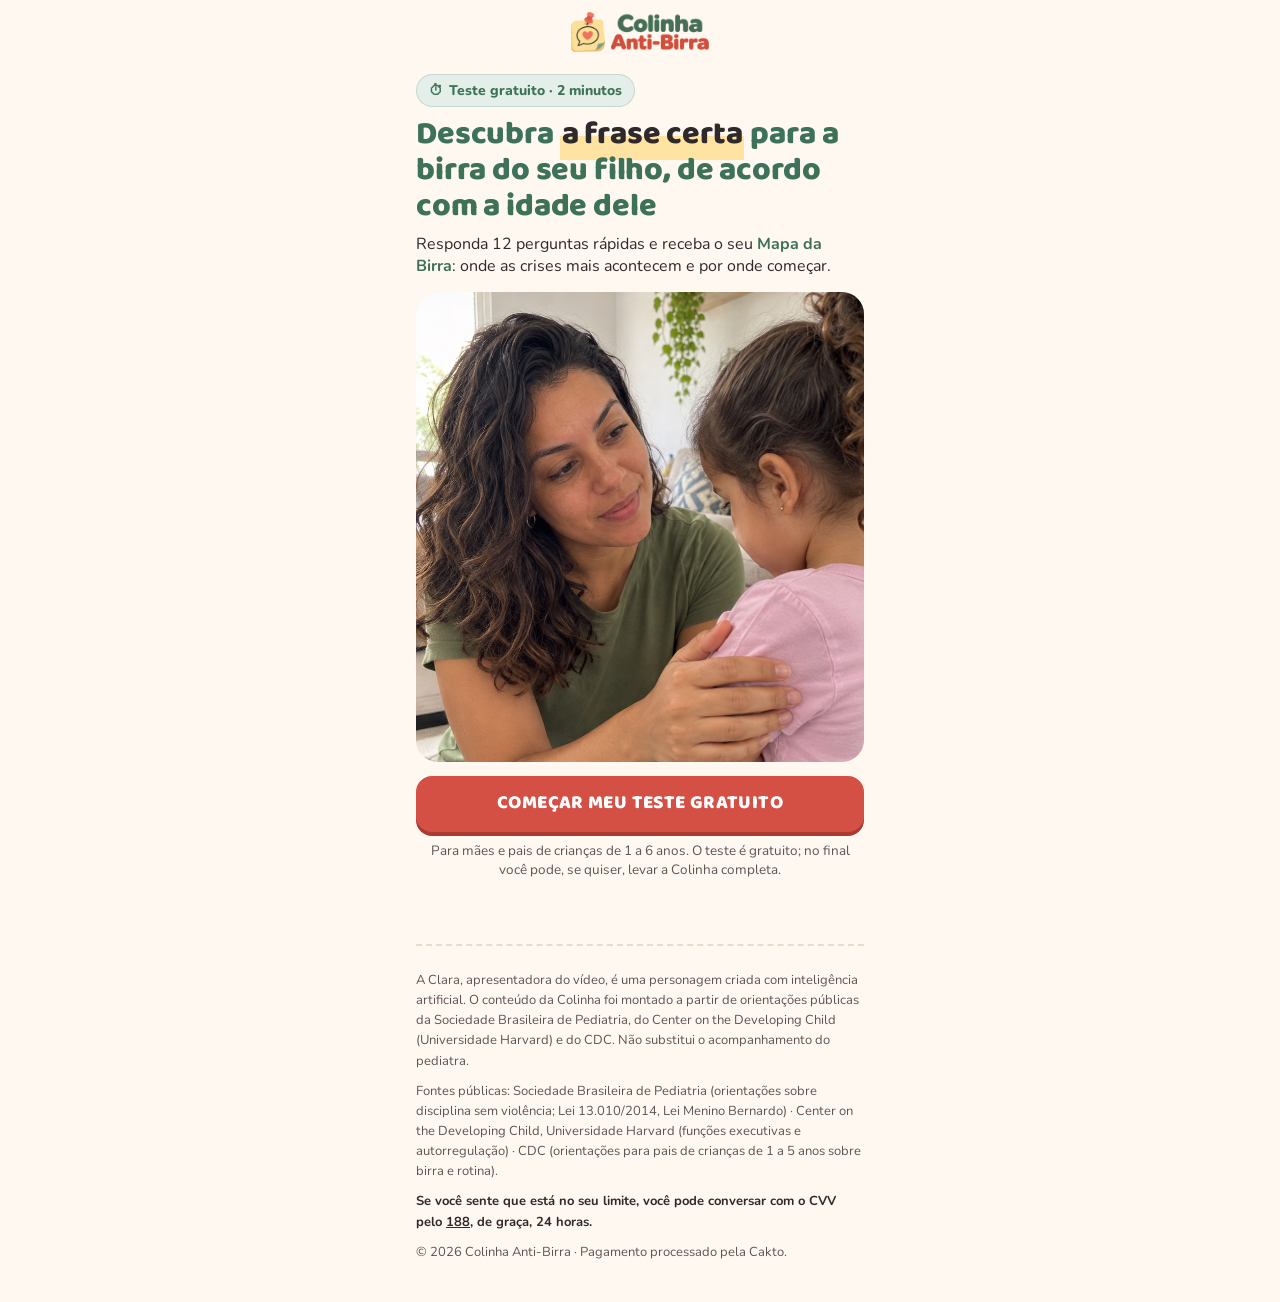
<file: index.html>
<!doctype html>
<html lang="pt-BR">
<head>
  <meta charset="utf-8">
  <meta name="viewport" content="width=device-width, initial-scale=1, viewport-fit=cover">
  <title>Mapa da Birra · Teste gratuito</title>
  <meta name="description" content="Teste gratuito de 2 minutos: descubra a frase certa para a birra do seu filho, de acordo com a idade dele.">
  <meta name="theme-color" content="#FFF8F0">
  <meta property="og:title" content="Mapa da Birra · Teste gratuito">
  <meta property="og:description" content="Descubra a frase certa para a birra do seu filho, de acordo com a idade dele.">
  <meta property="og:type" content="website">
  <meta property="og:locale" content="pt_BR">
  <link rel="icon" type="image/png" href="img/icone.png">
  <link rel="apple-touch-icon" href="img/icone.png">

  <link rel="preconnect" href="https://fonts.googleapis.com">
  <link rel="preconnect" href="https://fonts.gstatic.com" crossorigin>
  <link rel="preload" as="image" href="img/capa.jpg" fetchpriority="high">
  <link rel="stylesheet" href="https://fonts.googleapis.com/css2?family=Baloo+2:wght@600;700;800&family=Nunito:wght@400;600;700&display=swap">
  <link rel="stylesheet" href="css/estilo.css">

  <!-- Quem recarrega no meio do quiz volta para a tela onde parou (sem piscar a capa) -->
  <style>.restaurando #tela-capa { visibility: hidden; }</style>
  <script>
    try {
      var s = JSON.parse(localStorage.getItem('cab_quiz_v1') || 'null');
      if (s && s.tela > 0) {
        document.documentElement.className += ' restaurando';
        setTimeout(function () { document.documentElement.classList.remove('restaurando'); }, 3000);
      }
    } catch (e) {}
  </script>

  <!-- UTMify: UTMs -->
  <script src="https://cdn.utmify.com.br/scripts/utms/latest.js" data-utmify-prevent-xcod-sck data-utmify-prevent-subids async defer></script>

  <script src="config.js" defer></script>
  <script src="js/rastreio.js" defer></script>
  <script src="js/quiz.js" defer></script>
</head>
<body>
  <main class="pagina">
    <!-- Logo do produto no topo de todas as telas do quiz -->
    <header class="topo-marca"><img src="img/logo-h.png" alt="Colinha Anti-Birra" width="332" height="96" decoding="async" fetchpriority="high"></header>

    <!-- ===================== ETAPA 1 · CAPA ===================== -->
    <section id="tela-capa" class="capa" aria-labelledby="capa-titulo">
      <span class="selo"><span aria-hidden="true">⏱</span> Teste gratuito · 2 minutos</span>
      <h1 id="capa-titulo">Descubra <span class="marca-texto">a frase certa</span> para a birra do seu filho, de acordo com a idade dele</h1>
      <p class="subtitulo">Responda 12 perguntas rápidas e receba o seu <strong>Mapa da Birra</strong>: onde as crises mais acontecem e por onde começar.</p>
      <div class="midia capa-midia" data-ph="img/capa.jpg">
        <img src="img/capa.jpg" alt="Mãe abaixada, calma, conversando com a filha pequena na altura dela" width="880" height="1100" fetchpriority="high" decoding="async" onerror="this.remove()">
      </div>
      <button id="btn-comecar" class="btn btn--pulso" type="button">COMEÇAR MEU TESTE GRATUITO</button>
      <p class="nota">Para mães e pais de crianças de 1 a 6 anos. O teste é gratuito; no final você pode, se quiser, levar a Colinha completa.</p>
    </section>

    <!-- ===================== PERGUNTAS (montadas pelo js/quiz.js) ===================== -->
    <section id="tela-quiz" class="quiz" hidden>
      <div class="quiz-topo">
        <button class="voltar" id="btn-voltar" type="button" aria-label="Voltar para a tela anterior">
          <svg viewBox="0 0 24 24" fill="none" stroke="currentColor" stroke-width="2.6" stroke-linecap="round" stroke-linejoin="round" aria-hidden="true"><path d="M15 5l-7 7 7 7"/></svg>
        </button>
        <div class="progresso" role="progressbar" aria-label="Progresso do teste" aria-valuemin="0" aria-valuemax="100" aria-valuenow="0">
          <span id="progresso-barra"></span>
        </div>
      </div>
      <div class="quiz-conteudo" id="quiz-conteudo"></div>
    </section>

    <!-- ===================== CARREGAMENTO ===================== -->
    <section id="tela-carregando" class="carregando" hidden aria-live="polite">
      <div class="anel" aria-hidden="true"></div>
      <ul class="passos-carregando">
        <li><span class="ck"><svg viewBox="0 0 24 24" fill="none" stroke="currentColor" stroke-width="3.2" stroke-linecap="round" stroke-linejoin="round" aria-hidden="true"><path d="M5 12.5l4.5 4.5L19 7.5"/></svg></span><span>Analisando as suas respostas...</span></li>
        <li><span class="ck"><svg viewBox="0 0 24 24" fill="none" stroke="currentColor" stroke-width="3.2" stroke-linecap="round" stroke-linejoin="round" aria-hidden="true"><path d="M5 12.5l4.5 4.5L19 7.5"/></svg></span><span id="carregando-idade">Separando as frases para a idade do seu filho...</span></li>
        <li><span class="ck"><svg viewBox="0 0 24 24" fill="none" stroke="currentColor" stroke-width="3.2" stroke-linecap="round" stroke-linejoin="round" aria-hidden="true"><path d="M5 12.5l4.5 4.5L19 7.5"/></svg></span><span>Montando o seu Mapa da Birra...</span></li>
      </ul>
    </section>

    <!-- ===================== RESULTADO + MINI VSL + OFERTA ===================== -->
    <section id="tela-resultado" class="resultado" hidden>
      <h1 id="res-titulo" tabindex="-1">O seu Mapa da Birra está pronto</h1>

      <div class="mapa">
        <h2>O que o seu Mapa mostra</h2>
        <ul>
          <li><span class="ic" aria-hidden="true">👶</span><span><strong>Idade:</strong> <span id="res-idade"></span></span></li>
          <li><span class="ic" aria-hidden="true">📍</span><span id="res-colinhas"></span></li>
          <li><span class="ic" aria-hidden="true">🧠</span><span>Nessa idade, isso é esperado: o freio ainda está em construção.</span></li>
          <li><span class="ic" aria-hidden="true">🌱</span><span><strong>O que vai mudar o seu dia:</strong> ter a frase pronta antes da crise e um plano de <span id="res-minutos">5</span> minutos por dia.</span></li>
        </ul>
        <p class="aviso-idade" id="res-aviso-idade" hidden>A Colinha foi feita para crianças de 1 a 6 anos. Com crianças maiores, muitas frases da versão de 4 a 6 anos ainda ajudam, mas o material não foi pensado para essa idade.</p>
      </div>

      <p class="vsl-intro">Assista: a Clara explica o seu Mapa</p>
      <div class="midia vsl" id="vsl" data-ph="Vídeo da Clara">
        <video id="vsl-video" playsinline webkit-playsinline muted loop preload="none" aria-label="Vídeo da Clara sobre o Mapa da Birra e a Colinha Anti-Birra"></video>
        <button class="vsl-toque" id="vsl-toque" type="button" aria-label="Pausar o vídeo" hidden>
          <span class="icone-play"><svg viewBox="0 0 24 24" fill="currentColor" aria-hidden="true"><path d="M7 4.5v15l13-7.5z"/></svg></span>
        </button>
        <button class="vsl-som" id="vsl-som" type="button"><span><span aria-hidden="true">🔊</span> Toque para ouvir</span></button>
        <div class="vsl-barra" id="vsl-barra" hidden><span id="vsl-progresso"></span></div>
        <p class="vsl-aviso" id="vsl-erro" hidden>O vídeo não carregou agora. A oferta já está logo abaixo.</p>
      </div>

      <div class="ler-oferta" id="ler-oferta">
        <button class="link-discreto" id="btn-ler-oferta" type="button">Prefere ler? Ver a oferta agora</button>
      </div>

      <!-- Oferta: abre aos 172 s de vídeo com som, 185 s depois do resultado ou pelo link acima -->
      <div id="oferta" hidden>
        <div class="caixa-preco" id="oferta-topo">
          <h2 class="so-leitor">Oferta</h2>
          <div class="valor"><small>R$</small>27</div>
          <p class="condicao">Pagamento único · Pix ou cartão</p>
          <a class="btn btn--pulso" data-checkout href="#"><span>QUERO MINHA COLINHA <span class="sem-quebra">ANTI-BIRRA</span></span></a>
          <p class="miudo">Acesso no seu e-mail logo após o pagamento · Garantia de 7 dias</p>
        </div>

        <div class="midia midia--quadrada midia--contain oferta-mockup" data-ph="img/mockup.png">
          <img src="img/mockup.png" alt="Colinha Anti-Birra: cartões de frases, guia Freio Emprestado e versão para o celular" width="1080" height="1080" loading="lazy" decoding="async" onerror="this.remove()">
        </div>
        <h2 class="oferta-titulo oferta-logo"><img src="img/logo.png" alt="Colinha Anti-Birra" width="480" height="476" loading="lazy" decoding="async"></h2>
        <p class="oferta-sub">As frases prontas para as 10 birras do dia, em cartões para colar na geladeira, com o método Freio Emprestado e um plano de 7 dias para você atravessar a birra sem gritar.</p>

        <section class="secao">
          <h2>O que você recebe</h2>
          <ul class="lista-check">
            <li><strong>As 10 colinhas:</strong> frases prontas para cada situação, com uma versão para 1 a 3 anos e outra para 4 a 6 anos.</li>
            <li><strong>Guia Freio Emprestado:</strong> os 3 passos para atravessar a birra sem gritar, explicados de um jeito simples.</li>
            <li><strong>Cartões de geladeira:</strong> para imprimir e colar, e também uma versão para a tela do celular.</li>
            <li><strong>Plano de 7 dias:</strong> 5 minutos por dia para trocar o grito pela calma, aos poucos.</li>
            <li><strong>Quando procurar o pediatra:</strong> os sinais de que vale conversar com um profissional.</li>
          </ul>
          <div class="chips" id="chips-colinhas" aria-label="As 10 colinhas"></div>
          <p class="chips-legenda" id="chips-legenda" hidden>Em amarelo, com ✓: as que você marcou no teste.</p>
        </section>

        <section class="secao">
          <h2>Como funciona: Freio Emprestado em 3 passos</h2>
          <div class="passos3">
            <div class="passo3"><h3>Pausa</h3><p>Você freia primeiro: uma respiração e abaixa na altura da criança.</p></div>
            <div class="passo3"><h3>Frase pronta</h3><p>Uma frase curta que dá nome ao que ela sente e mantém o limite.</p></div>
            <div class="passo3"><h3>Reparo</h3><p>Se escapou um grito, a frase para pedir desculpa e reconectar.</p></div>
          </div>
        </section>

        <section class="secao">
          <h2>Para quem é (e para quem não é)</h2>
          <div class="dupla">
            <div class="cartao cartao--sim"><h3>Para quem é</h3><p>Mães e pais de crianças de 1 a 6 anos que querem gritar menos e ter a frase certa na hora da birra.</p></div>
            <div class="cartao cartao--nao"><h3>Para quem não é</h3><p>Não é tratamento. Se você desconfia de autismo, TDAH ou outra condição, fale com o pediatra.</p></div>
          </div>
        </section>

        <section class="secao">
          <h2>Por que é tão barato?</h2>
          <p>É digital e a gente quer que caiba no bolso de qualquer mãe.</p>
        </section>

        <div class="caixa-preco">
          <p><strong>Colinha Anti-Birra completa</strong></p>
          <div class="valor"><small>R$</small>27</div>
          <p class="condicao">Pagamento único · Pix ou cartão</p>
          <a class="btn" data-checkout href="#"><span>QUERO MINHA COLINHA <span class="sem-quebra">ANTI-BIRRA</span></span></a>
          <p class="miudo">Pagamento único, sem mensalidade e sem cobrança escondida.</p>
        </div>

        <div class="garantia">
          <div class="selo-7" aria-hidden="true"><b>7</b><span>DIAS</span></div>
          <p><strong>Garantia de 7 dias.</strong> Se não gostar, é só pedir o reembolso dentro desse prazo e você recebe o valor de volta.</p>
        </div>

        <section class="secao">
          <h2>Perguntas frequentes</h2>
          <div class="faq">
            <details>
              <summary>Como eu recebo?</summary>
              <p>Assim que o pagamento é aprovado, o acesso chega no e-mail que você usar na compra. Quem envia é a Cakto, a plataforma de pagamento. No cartão é na hora; no Pix, logo depois da confirmação. Dá para abrir tudo no celular.</p>
            </details>
            <details>
              <summary>Serve para qual idade?</summary>
              <p>Para crianças de 1 a 6 anos. Cada colinha tem uma versão para 1 a 3 anos e outra para 4 a 6 anos.</p>
            </details>
            <details>
              <summary>Precisa imprimir?</summary>
              <p>Não. Tem a versão para a tela do celular. Os cartões para imprimir são para quem quer a frase colada na geladeira.</p>
            </details>
            <details>
              <summary>É assinatura?</summary>
              <p data-faq-preco>Não. É um pagamento único de R$ 27, sem mensalidade.</p>
            </details>
            <details>
              <summary>Serve para autismo ou TDAH?</summary>
              <p>A Colinha não é tratamento e não foi feita para nenhuma condição específica. Se você desconfia de autismo, TDAH ou outra condição, converse com o pediatra: é ele quem pode avaliar e orientar.</p>
            </details>
            <details>
              <summary>E se eu não gostar?</summary>
              <p>Você tem 7 dias de garantia. Se não gostar, pede o reembolso dentro desse prazo e recebe o valor de volta.</p>
            </details>
          </div>
        </section>

        <div class="caixa-preco">
          <div class="valor"><small>R$</small>27</div>
          <p class="condicao">Pagamento único · Pix ou cartão</p>
          <a class="btn" data-checkout href="#"><span>QUERO MINHA COLINHA <span class="sem-quebra">ANTI-BIRRA</span></span></a>
        </div>
      </div>

      <p class="ler-oferta"><button class="link-discreto" id="btn-refazer" type="button">Refazer o teste</button></p>
    </section>

    <!-- ===================== RODAPÉ ===================== -->
    <footer class="rodape">
      <p>A Clara, apresentadora do vídeo, é uma personagem criada com inteligência artificial. O conteúdo da Colinha foi montado a partir de orientações públicas da Sociedade Brasileira de Pediatria, do Center on the Developing Child (Universidade Harvard) e do CDC. Não substitui o acompanhamento do pediatra.</p>
      <p>Fontes públicas: Sociedade Brasileira de Pediatria (orientações sobre disciplina sem violência; Lei 13.010/2014, Lei Menino Bernardo) · Center on the Developing Child, Universidade Harvard (funções executivas e autorregulação) · CDC (orientações para pais de crianças de 1 a 5 anos sobre birra e rotina).</p>
      <p class="cvv">Se você sente que está no seu limite, você pode conversar com o CVV pelo <a href="tel:188">188</a>, de graça, 24 horas.</p>
      <p data-suporte-linha>Suporte: <a data-suporte-email href="#">e-mail de suporte</a></p>
      <p>© 2026 Colinha Anti-Birra · Pagamento processado pela Cakto.</p>
    </footer>
  </main>
</body>
</html>
</file>
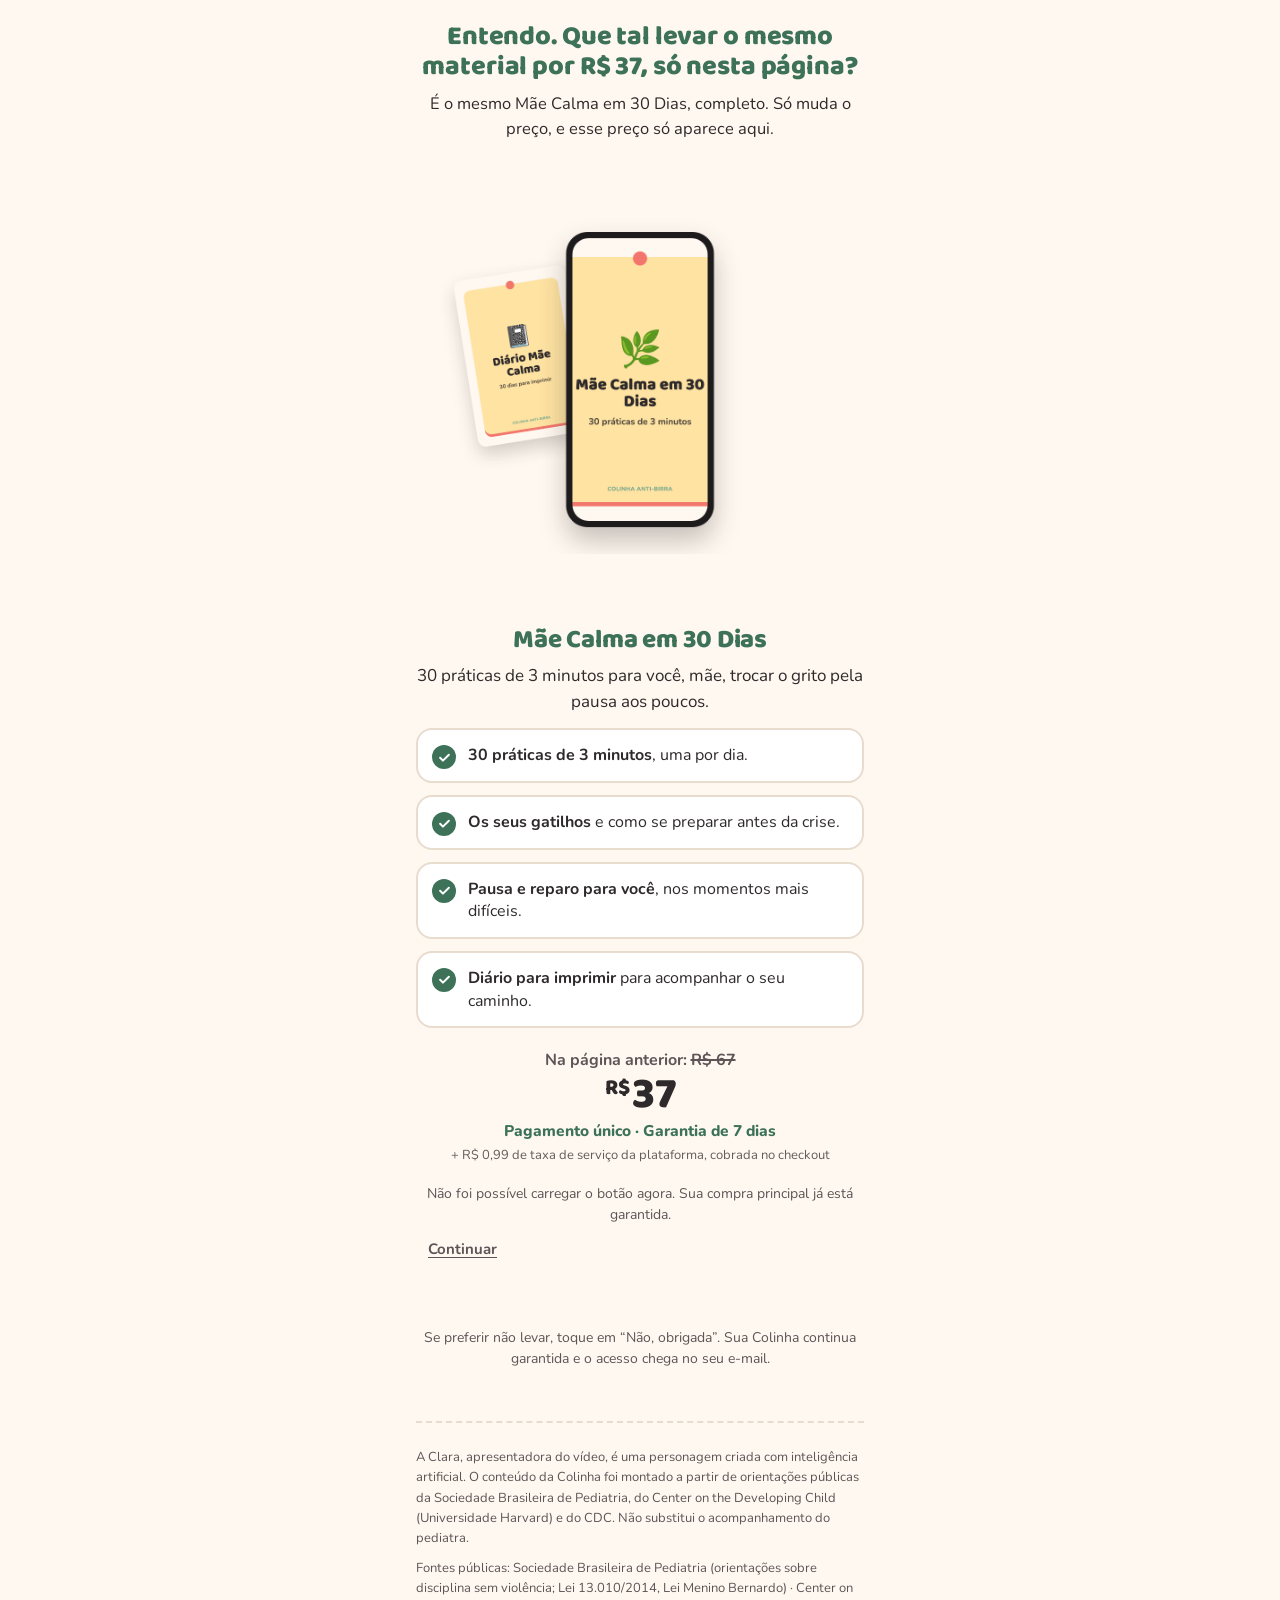
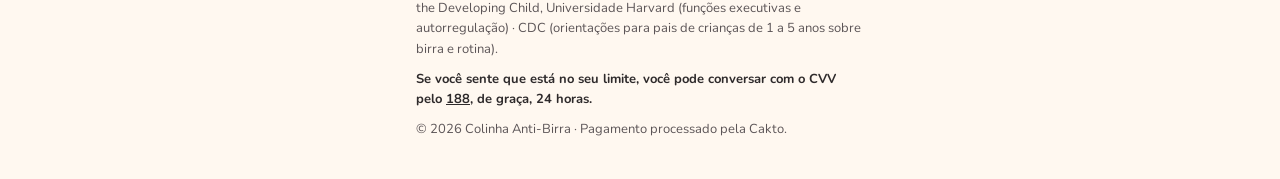
<file: downsell-1.html>
<!doctype html>
<html lang="pt-BR">
<head>
  <meta charset="utf-8">
  <meta name="viewport" content="width=device-width, initial-scale=1, viewport-fit=cover">
  <title>Mãe Calma em 30 Dias · Colinha Anti-Birra</title>
  <meta name="robots" content="noindex, nofollow">
  <meta name="theme-color" content="#FFF8F0">
  <link rel="icon" type="image/png" href="img/icone.png">
  <link rel="apple-touch-icon" href="img/icone.png">
  <link rel="preconnect" href="https://fonts.googleapis.com">
  <link rel="preconnect" href="https://fonts.gstatic.com" crossorigin>
  <link rel="stylesheet" href="https://fonts.googleapis.com/css2?family=Baloo+2:wght@600;700;800&family=Nunito:wght@400;600;700&display=swap">
  <link rel="stylesheet" href="css/estilo.css">
  <style>cakto-upsell-accept:not(:defined), cakto-upsell-reject:not(:defined) { visibility: hidden; }</style>

  <!-- UTMify: UTMs -->
  <script src="https://cdn.utmify.com.br/scripts/utms/latest.js" data-utmify-prevent-xcod-sck data-utmify-prevent-subids async defer></script>

  <script src="config.js" defer></script>
  <script src="js/rastreio.js" defer></script>
  <script src="js/pos-compra.js" defer></script>
</head>
<body data-pagina="downsell-1">
  <main class="pagina">
    <section class="upsell">
      <h1>Entendo. Que tal levar o mesmo material por R$ 37, só nesta página?</h1>
      <p class="lead">É o mesmo Mãe Calma em 30 Dias, completo. Só muda o preço, e esse preço só aparece aqui.</p>

      <div class="midia midia--quadrada midia--contain" data-ph="img/up1.png">
        <img src="img/up1.png" alt="Mãe Calma em 30 Dias: práticas diárias e diário para imprimir" width="1080" height="1080" decoding="async" onerror="this.remove()">
      </div>

      <h2 class="produto-nome">Mãe Calma em 30 Dias</h2>
      <p class="produto-desc">30 práticas de 3 minutos para você, mãe, trocar o grito pela pausa aos poucos.</p>

      <ul class="lista-check">
          <li><strong>30 práticas de 3 minutos</strong>, uma por dia.</li>
          <li><strong>Os seus gatilhos</strong> e como se preparar antes da crise.</li>
          <li><strong>Pausa e reparo para você</strong>, nos momentos mais difíceis.</li>
          <li><strong>Diário para imprimir</strong> para acompanhar o seu caminho.</li>
      </ul>

      <div class="preco-up">
        <p class="de">Na página anterior: <s>R$ 67</s></p>
        <div class="valor"><small>R$</small>37</div>
        <p class="condicao">Pagamento único · Garantia de 7 dias</p>
      </div>

      <!-- Botão de um clique da Cakto: montado pelo js/pos-compra.js com o offer-id "ds1" do config.js.
           Aceitar → upsell-2.html · Recusar → upsell-2.html
           ("fim" = fim do funil: "members_area" da Cakto ou obrigado.html, conforme o AREA_MEMBROS_URL do config.js) -->
      <div class="cakto-area" id="cakto-area"
           data-oferta="ds1" data-tipo="downsell"
           data-aceitar="upsell-2.html" data-recusar="upsell-2.html"
           data-texto-sim="Sim, quero adicionar por R$ 37"></div>

      <p class="nota-up">Se preferir não levar, toque em “Não, obrigada”. Sua Colinha continua garantida e o acesso chega no seu <span class="sem-quebra">e-mail</span>.</p>
    </section>

    <footer class="rodape">
      <p>A Clara, apresentadora do vídeo, é uma personagem criada com inteligência artificial. O conteúdo da Colinha foi montado a partir de orientações públicas da Sociedade Brasileira de Pediatria, do Center on the Developing Child (Universidade Harvard) e do CDC. Não substitui o acompanhamento do pediatra.</p>
      <p>Fontes públicas: Sociedade Brasileira de Pediatria (orientações sobre disciplina sem violência; Lei 13.010/2014, Lei Menino Bernardo) · Center on the Developing Child, Universidade Harvard (funções executivas e autorregulação) · CDC (orientações para pais de crianças de 1 a 5 anos sobre birra e rotina).</p>
      <p class="cvv">Se você sente que está no seu limite, você pode conversar com o CVV pelo <a href="tel:188">188</a>, de graça, 24 horas.</p>
      <p data-suporte-linha>Suporte: <a data-suporte-email href="#">e-mail de suporte</a></p>
      <p>© 2026 Colinha Anti-Birra · Pagamento processado pela Cakto.</p>
    </footer>
  </main>
</body>
</html>
</file>
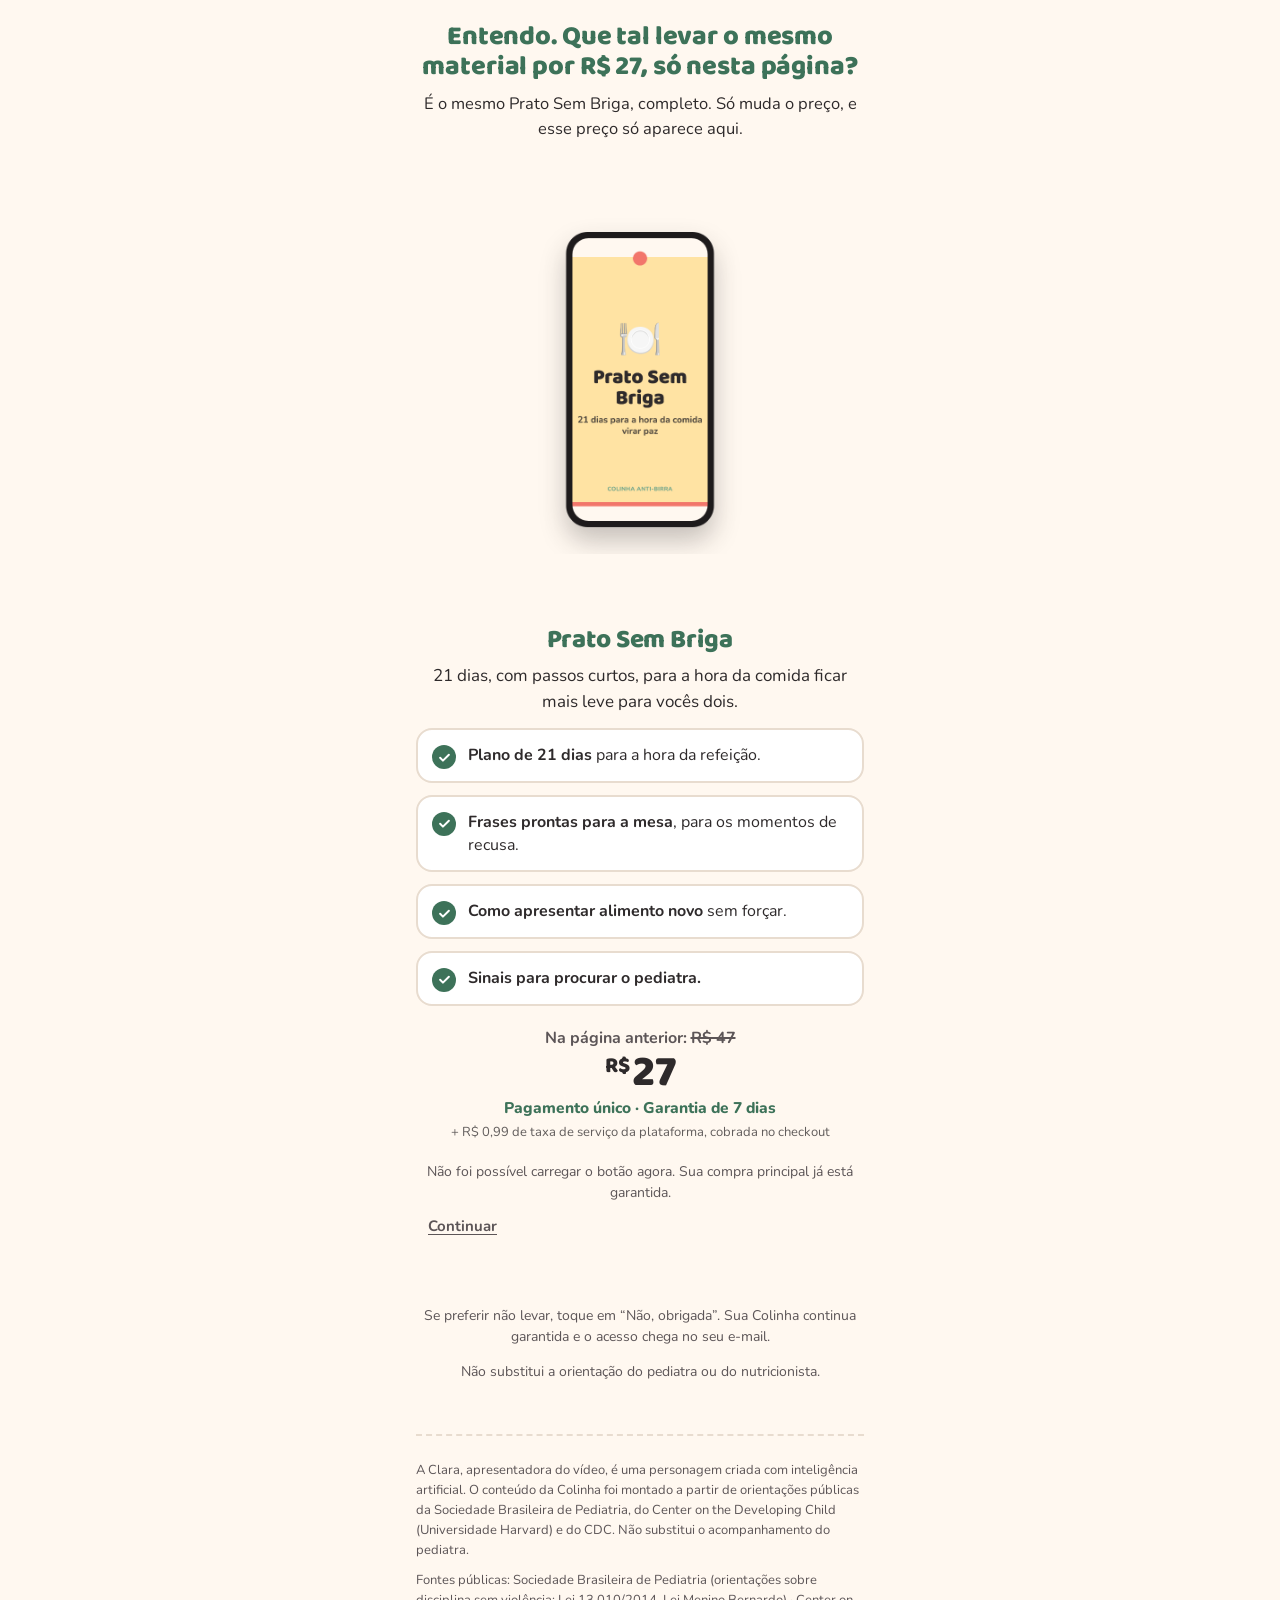
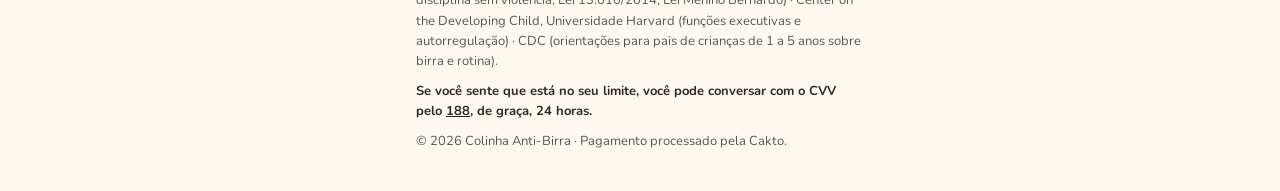
<file: downsell-2.html>
<!doctype html>
<html lang="pt-BR">
<head>
  <meta charset="utf-8">
  <meta name="viewport" content="width=device-width, initial-scale=1, viewport-fit=cover">
  <title>Prato Sem Briga · Colinha Anti-Birra</title>
  <meta name="robots" content="noindex, nofollow">
  <meta name="theme-color" content="#FFF8F0">
  <link rel="icon" type="image/png" href="img/icone.png">
  <link rel="apple-touch-icon" href="img/icone.png">
  <link rel="preconnect" href="https://fonts.googleapis.com">
  <link rel="preconnect" href="https://fonts.gstatic.com" crossorigin>
  <link rel="stylesheet" href="https://fonts.googleapis.com/css2?family=Baloo+2:wght@600;700;800&family=Nunito:wght@400;600;700&display=swap">
  <link rel="stylesheet" href="css/estilo.css">
  <style>cakto-upsell-accept:not(:defined), cakto-upsell-reject:not(:defined) { visibility: hidden; }</style>

  <!-- UTMify: UTMs -->
  <script src="https://cdn.utmify.com.br/scripts/utms/latest.js" data-utmify-prevent-xcod-sck data-utmify-prevent-subids async defer></script>

  <script src="config.js" defer></script>
  <script src="js/rastreio.js" defer></script>
  <script src="js/pos-compra.js" defer></script>
</head>
<body data-pagina="downsell-2">
  <main class="pagina">
    <section class="upsell">
      <h1>Entendo. Que tal levar o mesmo material por R$ 27, só nesta página?</h1>
      <p class="lead">É o mesmo Prato Sem Briga, completo. Só muda o preço, e esse preço só aparece aqui.</p>

      <div class="midia midia--quadrada midia--contain" data-ph="img/up2.png">
        <img src="img/up2.png" alt="Prato Sem Briga: plano de 21 dias para a hora da comida" width="1080" height="1080" decoding="async" onerror="this.remove()">
      </div>

      <h2 class="produto-nome">Prato Sem Briga</h2>
      <p class="produto-desc">21 dias, com passos curtos, para a hora da comida ficar mais leve para vocês dois.</p>

      <ul class="lista-check">
          <li><strong>Plano de 21 dias</strong> para a hora da refeição.</li>
          <li><strong>Frases prontas para a mesa</strong>, para os momentos de recusa.</li>
          <li><strong>Como apresentar alimento novo</strong> sem forçar.</li>
          <li><strong>Sinais para procurar o pediatra.</strong></li>
      </ul>

      <div class="preco-up">
        <p class="de">Na página anterior: <s>R$ 47</s></p>
        <div class="valor"><small>R$</small>27</div>
        <p class="condicao">Pagamento único · Garantia de 7 dias</p>
      </div>

      <!-- Botão de um clique da Cakto: montado pelo js/pos-compra.js com o offer-id "ds2" do config.js.
           Aceitar → upsell-3.html · Recusar → upsell-3.html
           ("fim" = fim do funil: "members_area" da Cakto ou obrigado.html, conforme o AREA_MEMBROS_URL do config.js) -->
      <div class="cakto-area" id="cakto-area"
           data-oferta="ds2" data-tipo="downsell"
           data-aceitar="upsell-3.html" data-recusar="upsell-3.html"
           data-texto-sim="Sim, quero adicionar por R$ 27"></div>

      <p class="nota-up">Se preferir não levar, toque em “Não, obrigada”. Sua Colinha continua garantida e o acesso chega no seu <span class="sem-quebra">e-mail</span>.</p>
      <p class="nota-up">Não substitui a orientação do pediatra ou do nutricionista.</p>
    </section>

    <footer class="rodape">
      <p>A Clara, apresentadora do vídeo, é uma personagem criada com inteligência artificial. O conteúdo da Colinha foi montado a partir de orientações públicas da Sociedade Brasileira de Pediatria, do Center on the Developing Child (Universidade Harvard) e do CDC. Não substitui o acompanhamento do pediatra.</p>
      <p>Fontes públicas: Sociedade Brasileira de Pediatria (orientações sobre disciplina sem violência; Lei 13.010/2014, Lei Menino Bernardo) · Center on the Developing Child, Universidade Harvard (funções executivas e autorregulação) · CDC (orientações para pais de crianças de 1 a 5 anos sobre birra e rotina).</p>
      <p class="cvv">Se você sente que está no seu limite, você pode conversar com o CVV pelo <a href="tel:188">188</a>, de graça, 24 horas.</p>
      <p data-suporte-linha>Suporte: <a data-suporte-email href="#">e-mail de suporte</a></p>
      <p>© 2026 Colinha Anti-Birra · Pagamento processado pela Cakto.</p>
    </footer>
  </main>
</body>
</html>
</file>
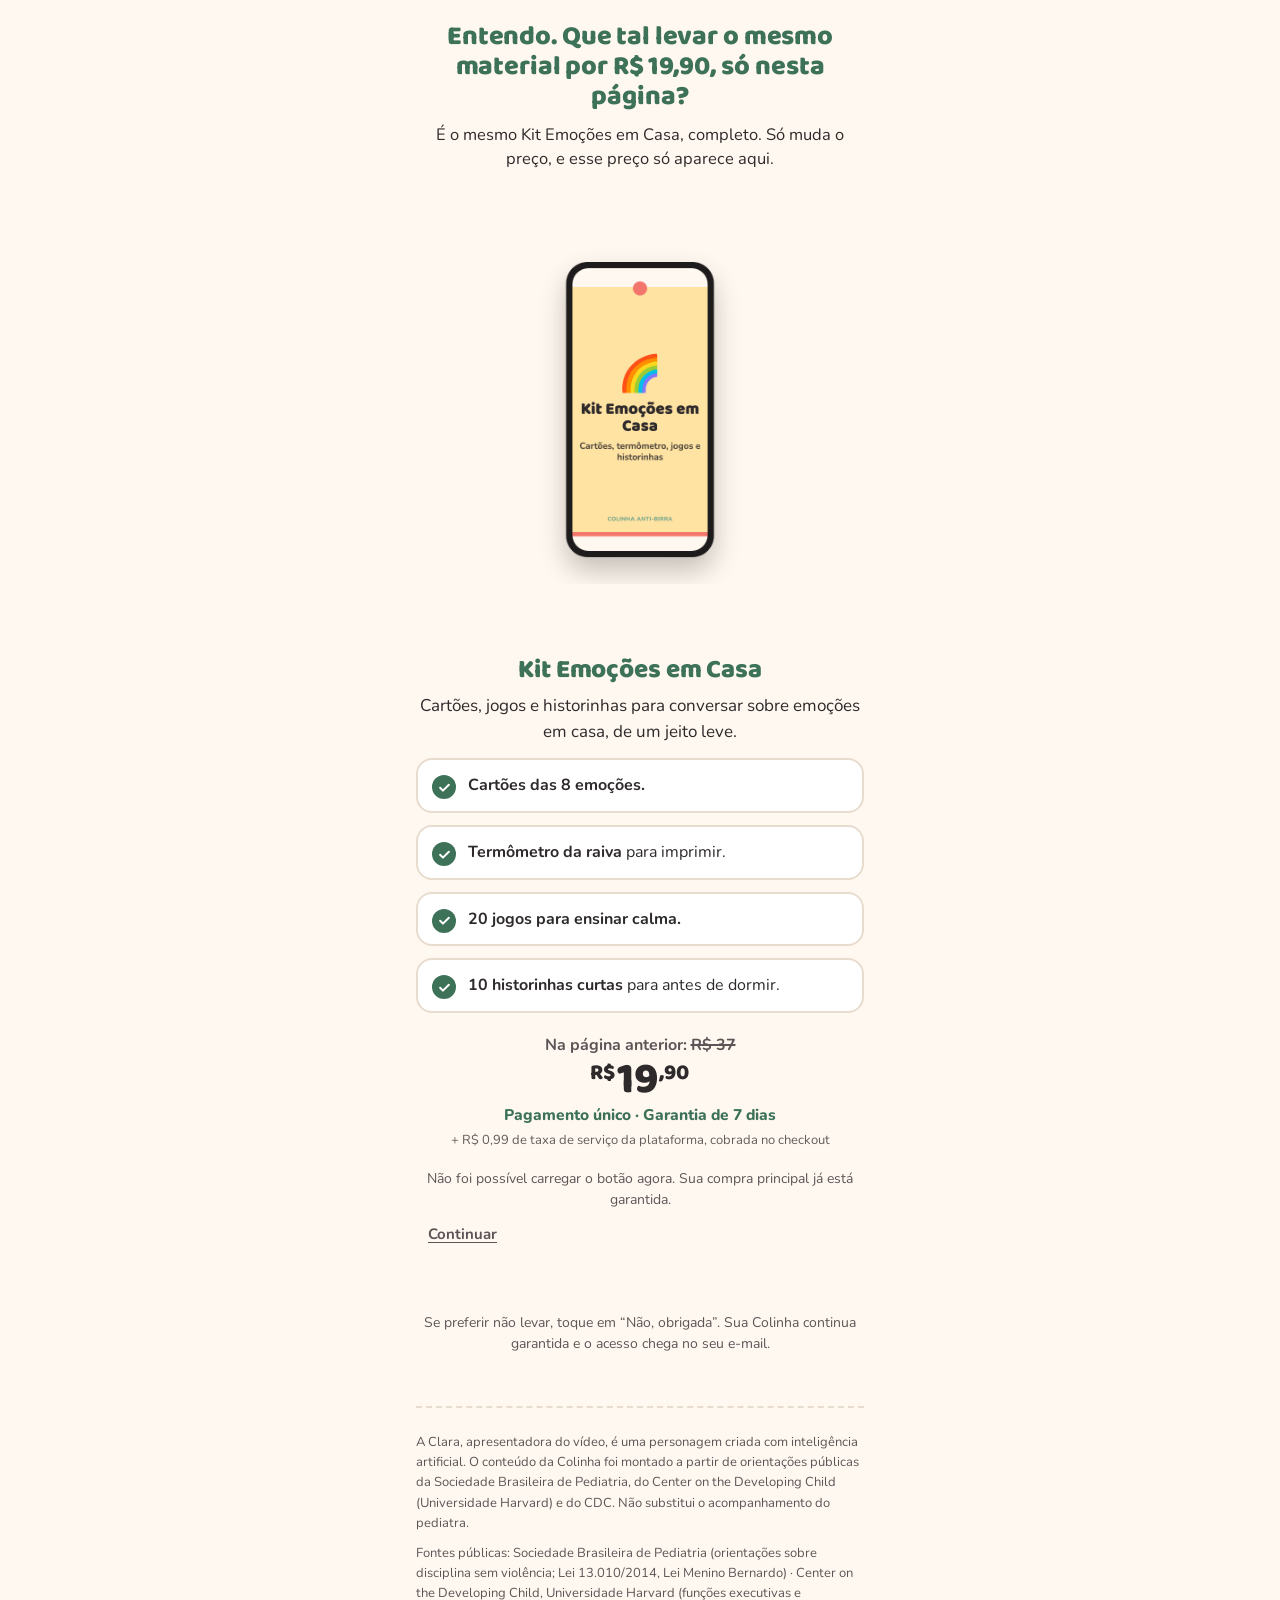
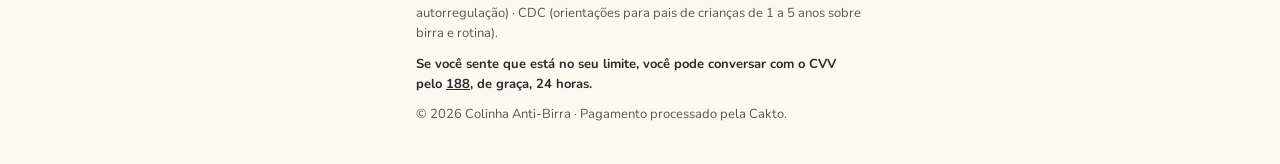
<file: downsell-3.html>
<!doctype html>
<html lang="pt-BR">
<head>
  <meta charset="utf-8">
  <meta name="viewport" content="width=device-width, initial-scale=1, viewport-fit=cover">
  <title>Kit Emoções em Casa · Colinha Anti-Birra</title>
  <meta name="robots" content="noindex, nofollow">
  <meta name="theme-color" content="#FFF8F0">
  <link rel="icon" type="image/png" href="img/icone.png">
  <link rel="apple-touch-icon" href="img/icone.png">
  <link rel="preconnect" href="https://fonts.googleapis.com">
  <link rel="preconnect" href="https://fonts.gstatic.com" crossorigin>
  <link rel="stylesheet" href="https://fonts.googleapis.com/css2?family=Baloo+2:wght@600;700;800&family=Nunito:wght@400;600;700&display=swap">
  <link rel="stylesheet" href="css/estilo.css">
  <style>cakto-upsell-accept:not(:defined), cakto-upsell-reject:not(:defined) { visibility: hidden; }</style>

  <!-- UTMify: UTMs -->
  <script src="https://cdn.utmify.com.br/scripts/utms/latest.js" data-utmify-prevent-xcod-sck data-utmify-prevent-subids async defer></script>

  <script src="config.js" defer></script>
  <script src="js/rastreio.js" defer></script>
  <script src="js/pos-compra.js" defer></script>
</head>
<body data-pagina="downsell-3">
  <main class="pagina">
    <section class="upsell">
      <h1>Entendo. Que tal levar o mesmo material por R$ 19,90, só nesta página?</h1>
      <p class="lead">É o mesmo Kit Emoções em Casa, completo. Só muda o preço, e esse preço só aparece aqui.</p>

      <div class="midia midia--quadrada midia--contain" data-ph="img/up3.png">
        <img src="img/up3.png" alt="Kit Emoções em Casa: cartões das emoções, termômetro da raiva, jogos e historinhas" width="1080" height="1080" decoding="async" onerror="this.remove()">
      </div>

      <h2 class="produto-nome">Kit Emoções em Casa</h2>
      <p class="produto-desc">Cartões, jogos e historinhas para conversar sobre emoções em casa, de um jeito leve.</p>

      <ul class="lista-check">
          <li><strong>Cartões das 8 emoções.</strong></li>
          <li><strong>Termômetro da raiva</strong> para imprimir.</li>
          <li><strong>20 jogos para ensinar calma.</strong></li>
          <li><strong>10 historinhas curtas</strong> para antes de dormir.</li>
      </ul>

      <div class="preco-up">
        <p class="de">Na página anterior: <s>R$ 37</s></p>
        <div class="valor"><small>R$</small>19<small>,90</small></div>
        <p class="condicao">Pagamento único · Garantia de 7 dias</p>
      </div>

      <!-- Botão de um clique da Cakto: montado pelo js/pos-compra.js com o offer-id "ds3" do config.js.
           Aceitar → fim · Recusar → fim
           ("fim" = fim do funil: "members_area" da Cakto ou obrigado.html, conforme o AREA_MEMBROS_URL do config.js) -->
      <div class="cakto-area" id="cakto-area"
           data-oferta="ds3" data-tipo="downsell"
           data-aceitar="fim" data-recusar="fim"
           data-texto-sim="Sim, quero adicionar por R$ 19,90"></div>

      <p class="nota-up">Se preferir não levar, toque em “Não, obrigada”. Sua Colinha continua garantida e o acesso chega no seu <span class="sem-quebra">e-mail</span>.</p>
    </section>

    <footer class="rodape">
      <p>A Clara, apresentadora do vídeo, é uma personagem criada com inteligência artificial. O conteúdo da Colinha foi montado a partir de orientações públicas da Sociedade Brasileira de Pediatria, do Center on the Developing Child (Universidade Harvard) e do CDC. Não substitui o acompanhamento do pediatra.</p>
      <p>Fontes públicas: Sociedade Brasileira de Pediatria (orientações sobre disciplina sem violência; Lei 13.010/2014, Lei Menino Bernardo) · Center on the Developing Child, Universidade Harvard (funções executivas e autorregulação) · CDC (orientações para pais de crianças de 1 a 5 anos sobre birra e rotina).</p>
      <p class="cvv">Se você sente que está no seu limite, você pode conversar com o CVV pelo <a href="tel:188">188</a>, de graça, 24 horas.</p>
      <p data-suporte-linha>Suporte: <a data-suporte-email href="#">e-mail de suporte</a></p>
      <p>© 2026 Colinha Anti-Birra · Pagamento processado pela Cakto.</p>
    </footer>
  </main>
</body>
</html>
</file>
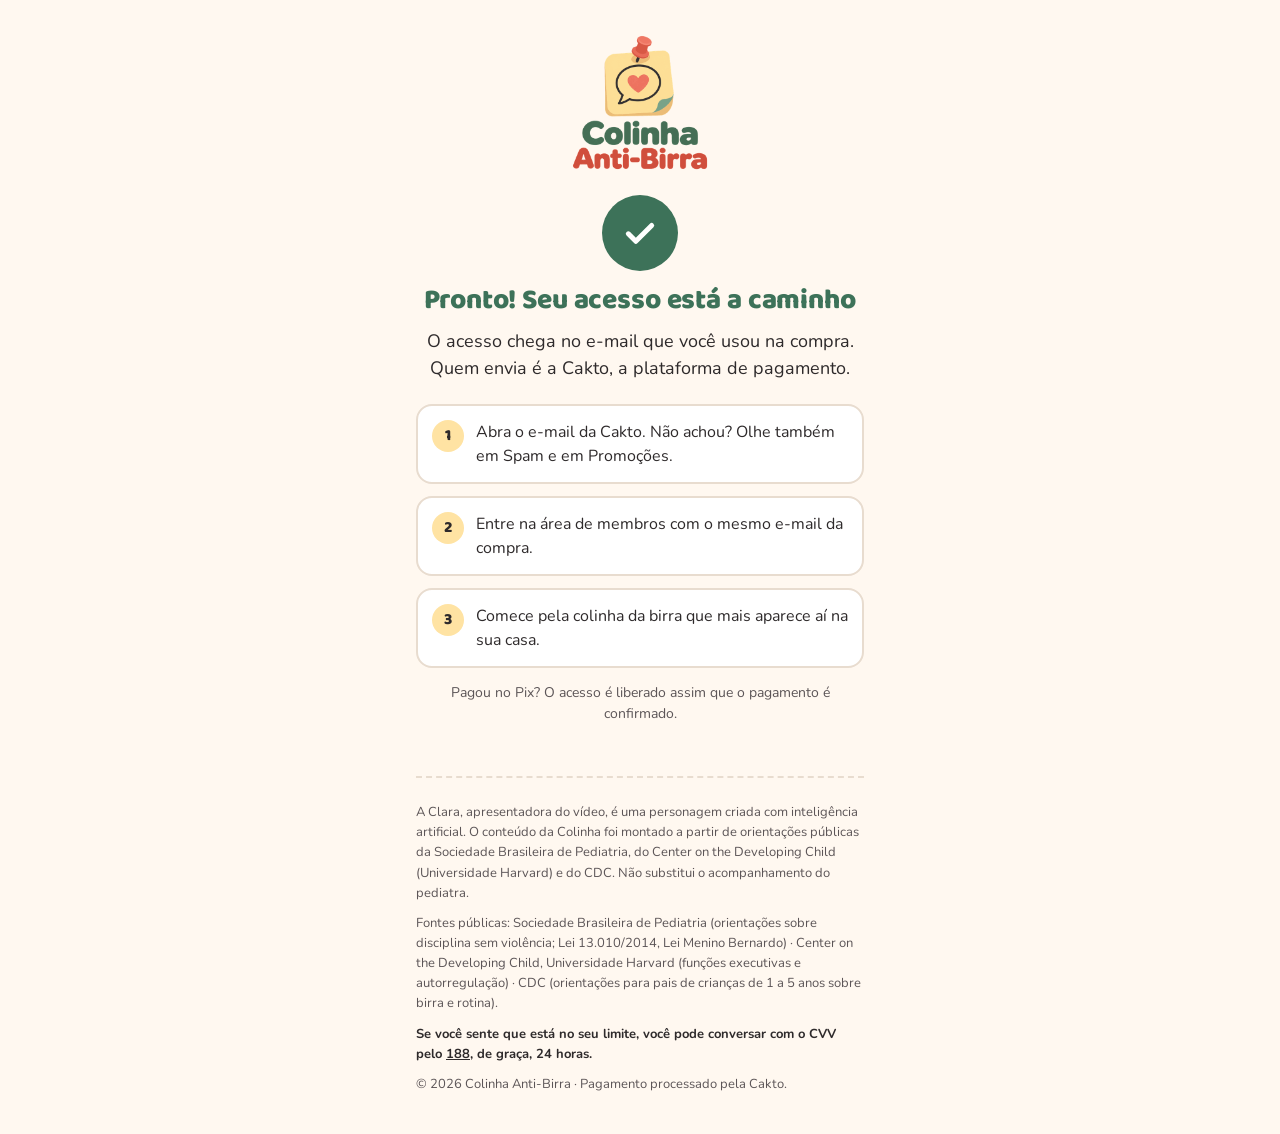
<file: obrigado.html>
<!doctype html>
<html lang="pt-BR">
<head>
  <meta charset="utf-8">
  <meta name="viewport" content="width=device-width, initial-scale=1, viewport-fit=cover">
  <title>Obrigada! · Colinha Anti-Birra</title>
  <meta name="robots" content="noindex, nofollow">
  <meta name="theme-color" content="#FFF8F0">
  <link rel="icon" type="image/png" href="img/icone.png">
  <link rel="apple-touch-icon" href="img/icone.png">
  <link rel="preconnect" href="https://fonts.googleapis.com">
  <link rel="preconnect" href="https://fonts.gstatic.com" crossorigin>
  <link rel="stylesheet" href="https://fonts.googleapis.com/css2?family=Baloo+2:wght@600;700;800&family=Nunito:wght@400;600;700&display=swap">
  <link rel="stylesheet" href="css/estilo.css">
  <style>cakto-upsell-accept:not(:defined), cakto-upsell-reject:not(:defined) { visibility: hidden; }</style>

  <!-- UTMify: UTMs -->
  <script src="https://cdn.utmify.com.br/scripts/utms/latest.js" data-utmify-prevent-xcod-sck data-utmify-prevent-subids async defer></script>

  <script src="config.js" defer></script>
  <script src="js/rastreio.js" defer></script>
  <script src="js/pos-compra.js" defer></script>
</head>
<body data-pagina="obrigado">
  <main class="pagina">
    <section class="obrigado">
      <img class="obrigado-logo" src="img/logo.png" alt="Colinha Anti-Birra" width="480" height="476" decoding="async">
      <div class="icone-ok" aria-hidden="true">
        <svg viewBox="0 0 24 24" fill="none" stroke="currentColor" stroke-width="3" stroke-linecap="round" stroke-linejoin="round"><path d="M5 12.5l4.5 4.5L19 7.5"/></svg>
      </div>
      <h1>Pronto! Seu acesso está a caminho</h1>
      <p class="lead">O acesso chega no e-mail que você usou na compra. Quem envia é a Cakto, a plataforma de pagamento.</p>

      <ol class="passos-obrigado">
        <li><span class="n">1</span><span>Abra o e-mail da Cakto. Não achou? Olhe também em Spam e em Promoções.</span></li>
        <li><span class="n">2</span><span>Entre na área de membros com o mesmo e-mail da compra.</span></li>
        <li><span class="n">3</span><span id="dica-colinhas">Comece pela colinha da birra que mais aparece aí na sua casa.</span></li>
      </ol>

      <a class="btn" data-area-membros href="#">ENTRAR NA ÁREA DE MEMBROS</a>

      <p class="nota-up">Pagou no Pix? O acesso é liberado assim que o pagamento é confirmado.</p>
      <p class="nota-up" data-suporte-linha>Não chegou em 15 minutos? Escreva para <a data-suporte-email href="#">o suporte</a> informando o e-mail usado na compra.</p>
    </section>

    <footer class="rodape">
      <p>A Clara, apresentadora do vídeo, é uma personagem criada com inteligência artificial. O conteúdo da Colinha foi montado a partir de orientações públicas da Sociedade Brasileira de Pediatria, do Center on the Developing Child (Universidade Harvard) e do CDC. Não substitui o acompanhamento do pediatra.</p>
      <p>Fontes públicas: Sociedade Brasileira de Pediatria (orientações sobre disciplina sem violência; Lei 13.010/2014, Lei Menino Bernardo) · Center on the Developing Child, Universidade Harvard (funções executivas e autorregulação) · CDC (orientações para pais de crianças de 1 a 5 anos sobre birra e rotina).</p>
      <p class="cvv">Se você sente que está no seu limite, você pode conversar com o CVV pelo <a href="tel:188">188</a>, de graça, 24 horas.</p>
      <p data-suporte-linha>Suporte: <a data-suporte-email href="#">e-mail de suporte</a></p>
      <p>© 2026 Colinha Anti-Birra · Pagamento processado pela Cakto.</p>
    </footer>
  </main>
</body>
</html>
</file>
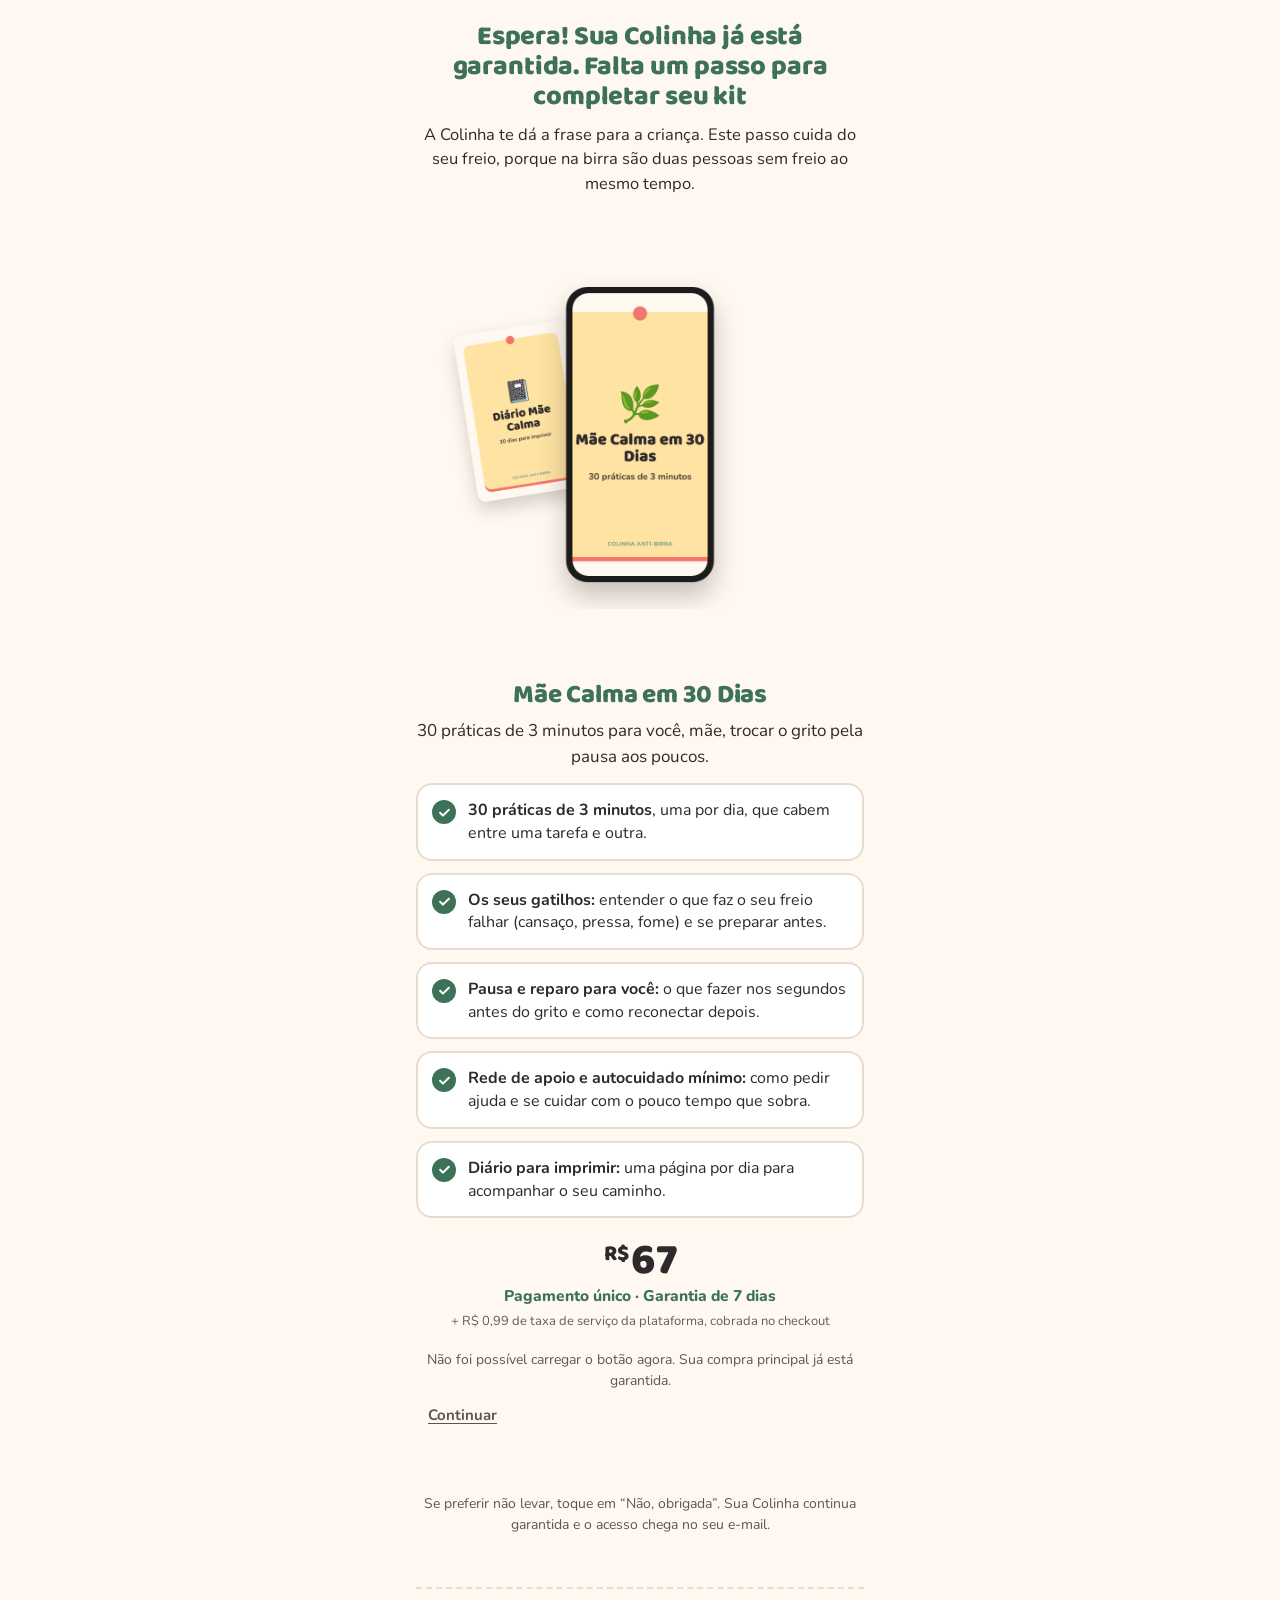
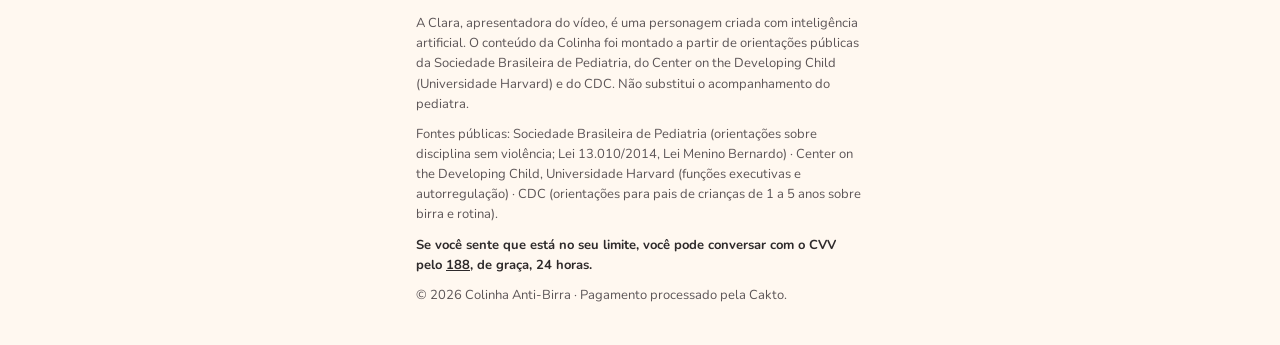
<file: upsell-1.html>
<!doctype html>
<html lang="pt-BR">
<head>
  <meta charset="utf-8">
  <meta name="viewport" content="width=device-width, initial-scale=1, viewport-fit=cover">
  <title>Mãe Calma em 30 Dias · Colinha Anti-Birra</title>
  <meta name="robots" content="noindex, nofollow">
  <meta name="theme-color" content="#FFF8F0">
  <link rel="icon" type="image/png" href="img/icone.png">
  <link rel="apple-touch-icon" href="img/icone.png">
  <link rel="preconnect" href="https://fonts.googleapis.com">
  <link rel="preconnect" href="https://fonts.gstatic.com" crossorigin>
  <link rel="stylesheet" href="https://fonts.googleapis.com/css2?family=Baloo+2:wght@600;700;800&family=Nunito:wght@400;600;700&display=swap">
  <link rel="stylesheet" href="css/estilo.css">
  <style>cakto-upsell-accept:not(:defined), cakto-upsell-reject:not(:defined) { visibility: hidden; }</style>

  <!-- UTMify: UTMs -->
  <script src="https://cdn.utmify.com.br/scripts/utms/latest.js" data-utmify-prevent-xcod-sck data-utmify-prevent-subids async defer></script>

  <script src="config.js" defer></script>
  <script src="js/rastreio.js" defer></script>
  <script src="js/pos-compra.js" defer></script>
</head>
<body data-pagina="upsell-1">
  <main class="pagina">
    <section class="upsell">
      <h1>Espera! Sua Colinha já está garantida. Falta um passo para completar seu kit</h1>
      <p class="lead">A Colinha te dá a frase para a criança. Este passo cuida do seu freio, porque na birra são duas pessoas sem freio ao mesmo tempo.</p>

      <div class="midia midia--quadrada midia--contain" data-ph="img/up1.png">
        <img src="img/up1.png" alt="Mãe Calma em 30 Dias: práticas diárias e diário para imprimir" width="1080" height="1080" decoding="async" onerror="this.remove()">
      </div>

      <h2 class="produto-nome">Mãe Calma em 30 Dias</h2>
      <p class="produto-desc">30 práticas de 3 minutos para você, mãe, trocar o grito pela pausa aos poucos.</p>

      <ul class="lista-check">
          <li><strong>30 práticas de 3 minutos</strong>, uma por dia, que cabem entre uma tarefa e outra.</li>
          <li><strong>Os seus gatilhos:</strong> entender o que faz o seu freio falhar (cansaço, pressa, fome) e se preparar antes.</li>
          <li><strong>Pausa e reparo para você:</strong> o que fazer nos segundos antes do grito e como reconectar depois.</li>
          <li><strong>Rede de apoio e autocuidado mínimo:</strong> como pedir ajuda e se cuidar com o pouco tempo que sobra.</li>
          <li><strong>Diário para imprimir:</strong> uma página por dia para acompanhar o seu caminho.</li>
      </ul>

      <div class="preco-up">
        <div class="valor"><small>R$</small>67</div>
        <p class="condicao">Pagamento único · Garantia de 7 dias</p>
      </div>

      <!-- Botão de um clique da Cakto: montado pelo js/pos-compra.js com o offer-id "up1" do config.js.
           Aceitar → upsell-2.html · Recusar → downsell-1.html
           ("fim" = fim do funil: "members_area" da Cakto ou obrigado.html, conforme o AREA_MEMBROS_URL do config.js) -->
      <div class="cakto-area" id="cakto-area"
           data-oferta="up1" data-tipo="upsell"
           data-aceitar="upsell-2.html" data-recusar="downsell-1.html"
           data-texto-sim="Sim, quero adicionar por R$ 67"></div>

      <p class="nota-up">Se preferir não levar, toque em “Não, obrigada”. Sua Colinha continua garantida e o acesso chega no seu <span class="sem-quebra">e-mail</span>.</p>
    </section>

    <footer class="rodape">
      <p>A Clara, apresentadora do vídeo, é uma personagem criada com inteligência artificial. O conteúdo da Colinha foi montado a partir de orientações públicas da Sociedade Brasileira de Pediatria, do Center on the Developing Child (Universidade Harvard) e do CDC. Não substitui o acompanhamento do pediatra.</p>
      <p>Fontes públicas: Sociedade Brasileira de Pediatria (orientações sobre disciplina sem violência; Lei 13.010/2014, Lei Menino Bernardo) · Center on the Developing Child, Universidade Harvard (funções executivas e autorregulação) · CDC (orientações para pais de crianças de 1 a 5 anos sobre birra e rotina).</p>
      <p class="cvv">Se você sente que está no seu limite, você pode conversar com o CVV pelo <a href="tel:188">188</a>, de graça, 24 horas.</p>
      <p data-suporte-linha>Suporte: <a data-suporte-email href="#">e-mail de suporte</a></p>
      <p>© 2026 Colinha Anti-Birra · Pagamento processado pela Cakto.</p>
    </footer>
  </main>
</body>
</html>
</file>
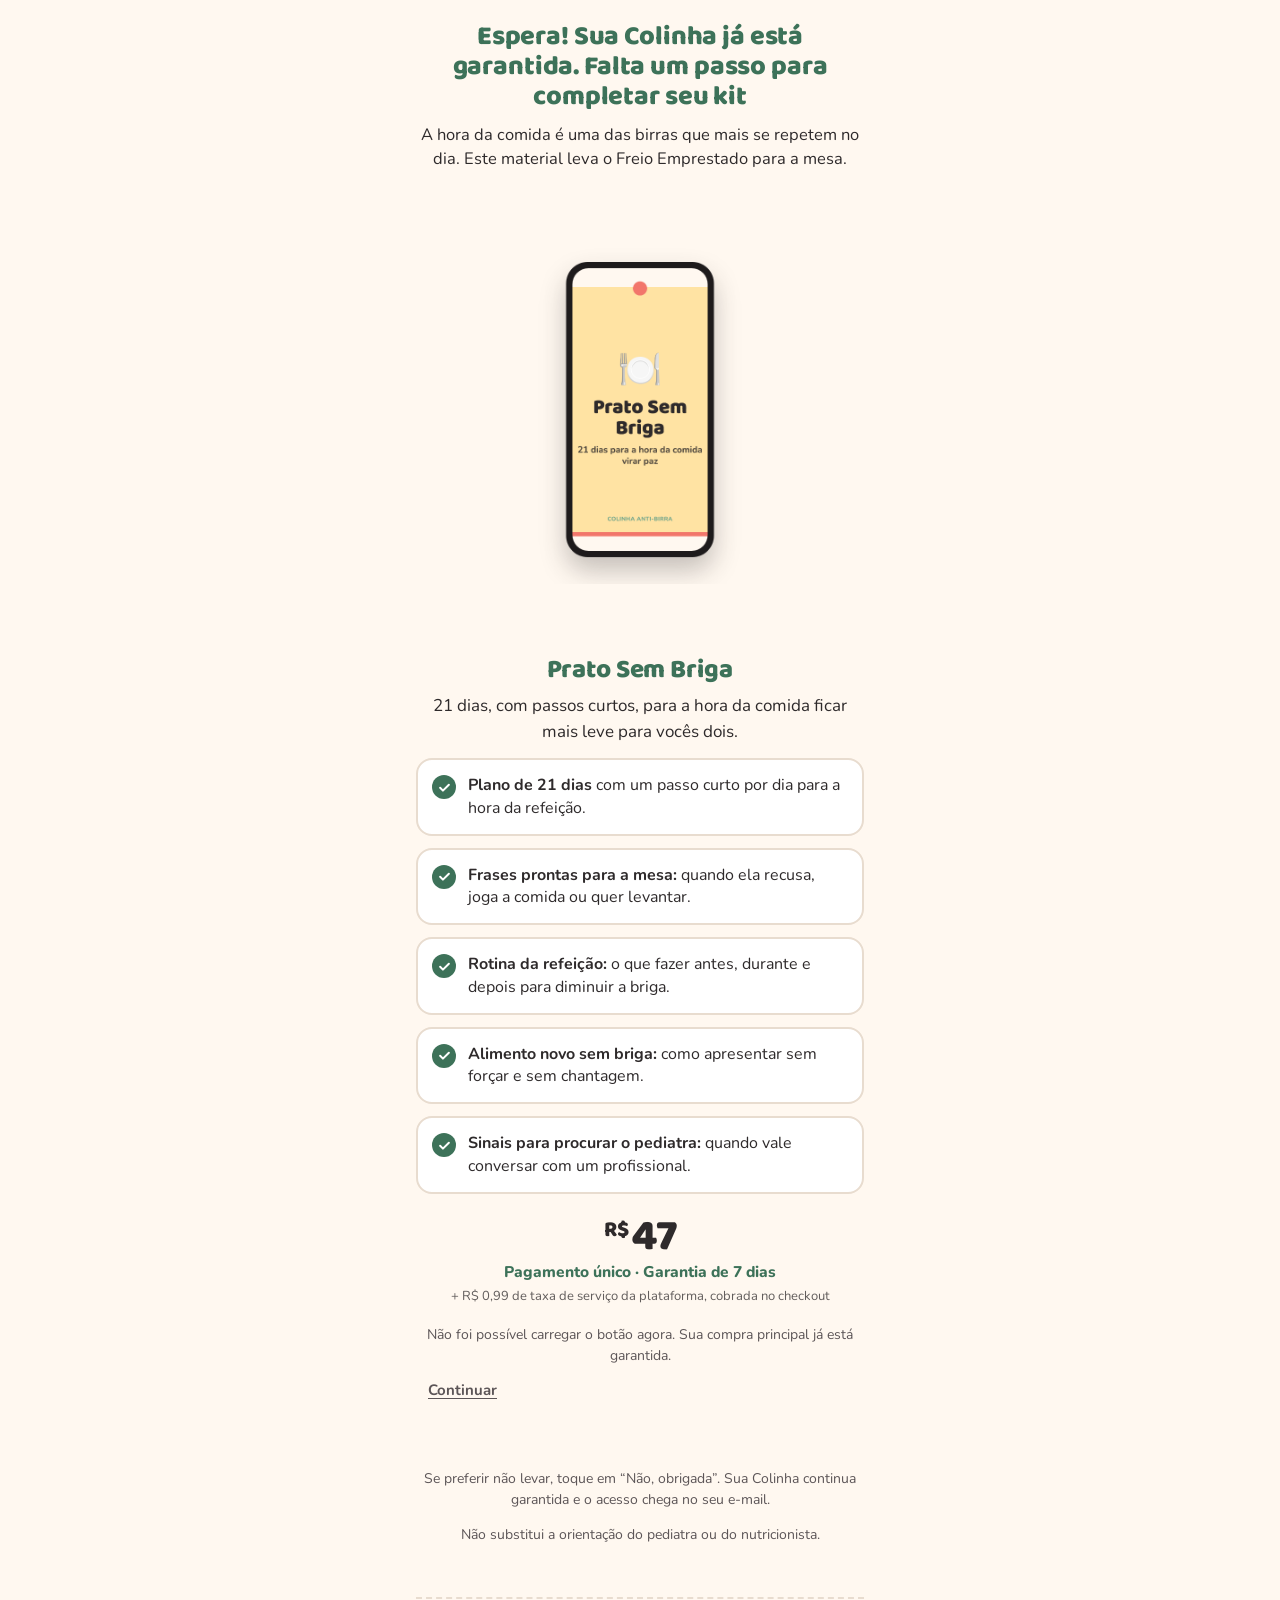
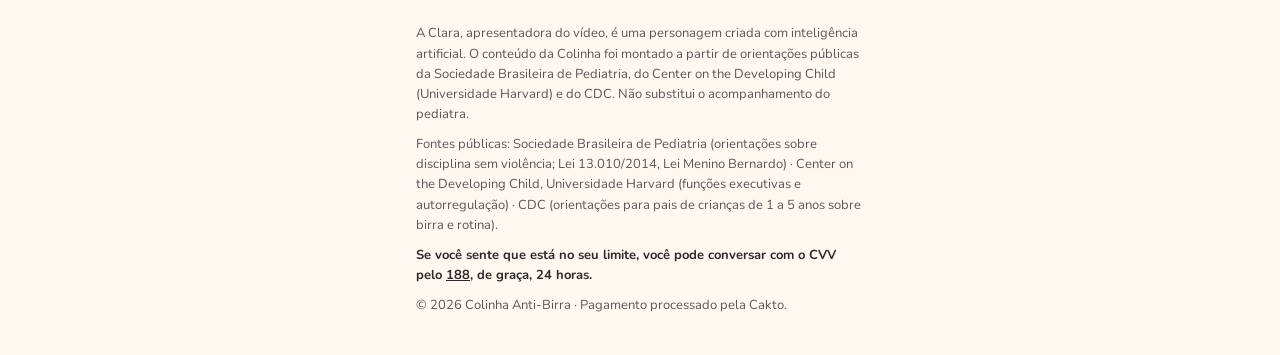
<file: upsell-2.html>
<!doctype html>
<html lang="pt-BR">
<head>
  <meta charset="utf-8">
  <meta name="viewport" content="width=device-width, initial-scale=1, viewport-fit=cover">
  <title>Prato Sem Briga · Colinha Anti-Birra</title>
  <meta name="robots" content="noindex, nofollow">
  <meta name="theme-color" content="#FFF8F0">
  <link rel="icon" type="image/png" href="img/icone.png">
  <link rel="apple-touch-icon" href="img/icone.png">
  <link rel="preconnect" href="https://fonts.googleapis.com">
  <link rel="preconnect" href="https://fonts.gstatic.com" crossorigin>
  <link rel="stylesheet" href="https://fonts.googleapis.com/css2?family=Baloo+2:wght@600;700;800&family=Nunito:wght@400;600;700&display=swap">
  <link rel="stylesheet" href="css/estilo.css">
  <style>cakto-upsell-accept:not(:defined), cakto-upsell-reject:not(:defined) { visibility: hidden; }</style>

  <!-- UTMify: UTMs -->
  <script src="https://cdn.utmify.com.br/scripts/utms/latest.js" data-utmify-prevent-xcod-sck data-utmify-prevent-subids async defer></script>

  <script src="config.js" defer></script>
  <script src="js/rastreio.js" defer></script>
  <script src="js/pos-compra.js" defer></script>
</head>
<body data-pagina="upsell-2">
  <main class="pagina">
    <section class="upsell">
      <h1>Espera! Sua Colinha já está garantida. Falta um passo para completar seu kit</h1>
      <p class="lead">A hora da comida é uma das birras que mais se repetem no dia. Este material leva o Freio Emprestado para a mesa.</p>

      <div class="midia midia--quadrada midia--contain" data-ph="img/up2.png">
        <img src="img/up2.png" alt="Prato Sem Briga: plano de 21 dias para a hora da comida" width="1080" height="1080" decoding="async" onerror="this.remove()">
      </div>

      <h2 class="produto-nome">Prato Sem Briga</h2>
      <p class="produto-desc">21 dias, com passos curtos, para a hora da comida ficar mais leve para vocês dois.</p>

      <ul class="lista-check">
          <li><strong>Plano de 21 dias</strong> com um passo curto por dia para a hora da refeição.</li>
          <li><strong>Frases prontas para a mesa:</strong> quando ela recusa, joga a comida ou quer levantar.</li>
          <li><strong>Rotina da refeição:</strong> o que fazer antes, durante e depois para diminuir a briga.</li>
          <li><strong>Alimento novo sem briga:</strong> como apresentar sem forçar e sem chantagem.</li>
          <li><strong>Sinais para procurar o pediatra:</strong> quando vale conversar com um profissional.</li>
      </ul>

      <div class="preco-up">
        <div class="valor"><small>R$</small>47</div>
        <p class="condicao">Pagamento único · Garantia de 7 dias</p>
      </div>

      <!-- Botão de um clique da Cakto: montado pelo js/pos-compra.js com o offer-id "up2" do config.js.
           Aceitar → upsell-3.html · Recusar → downsell-2.html
           ("fim" = fim do funil: "members_area" da Cakto ou obrigado.html, conforme o AREA_MEMBROS_URL do config.js) -->
      <div class="cakto-area" id="cakto-area"
           data-oferta="up2" data-tipo="upsell"
           data-aceitar="upsell-3.html" data-recusar="downsell-2.html"
           data-texto-sim="Sim, quero adicionar por R$ 47"></div>

      <p class="nota-up">Se preferir não levar, toque em “Não, obrigada”. Sua Colinha continua garantida e o acesso chega no seu <span class="sem-quebra">e-mail</span>.</p>
      <p class="nota-up">Não substitui a orientação do pediatra ou do nutricionista.</p>
    </section>

    <footer class="rodape">
      <p>A Clara, apresentadora do vídeo, é uma personagem criada com inteligência artificial. O conteúdo da Colinha foi montado a partir de orientações públicas da Sociedade Brasileira de Pediatria, do Center on the Developing Child (Universidade Harvard) e do CDC. Não substitui o acompanhamento do pediatra.</p>
      <p>Fontes públicas: Sociedade Brasileira de Pediatria (orientações sobre disciplina sem violência; Lei 13.010/2014, Lei Menino Bernardo) · Center on the Developing Child, Universidade Harvard (funções executivas e autorregulação) · CDC (orientações para pais de crianças de 1 a 5 anos sobre birra e rotina).</p>
      <p class="cvv">Se você sente que está no seu limite, você pode conversar com o CVV pelo <a href="tel:188">188</a>, de graça, 24 horas.</p>
      <p data-suporte-linha>Suporte: <a data-suporte-email href="#">e-mail de suporte</a></p>
      <p>© 2026 Colinha Anti-Birra · Pagamento processado pela Cakto.</p>
    </footer>
  </main>
</body>
</html>
</file>
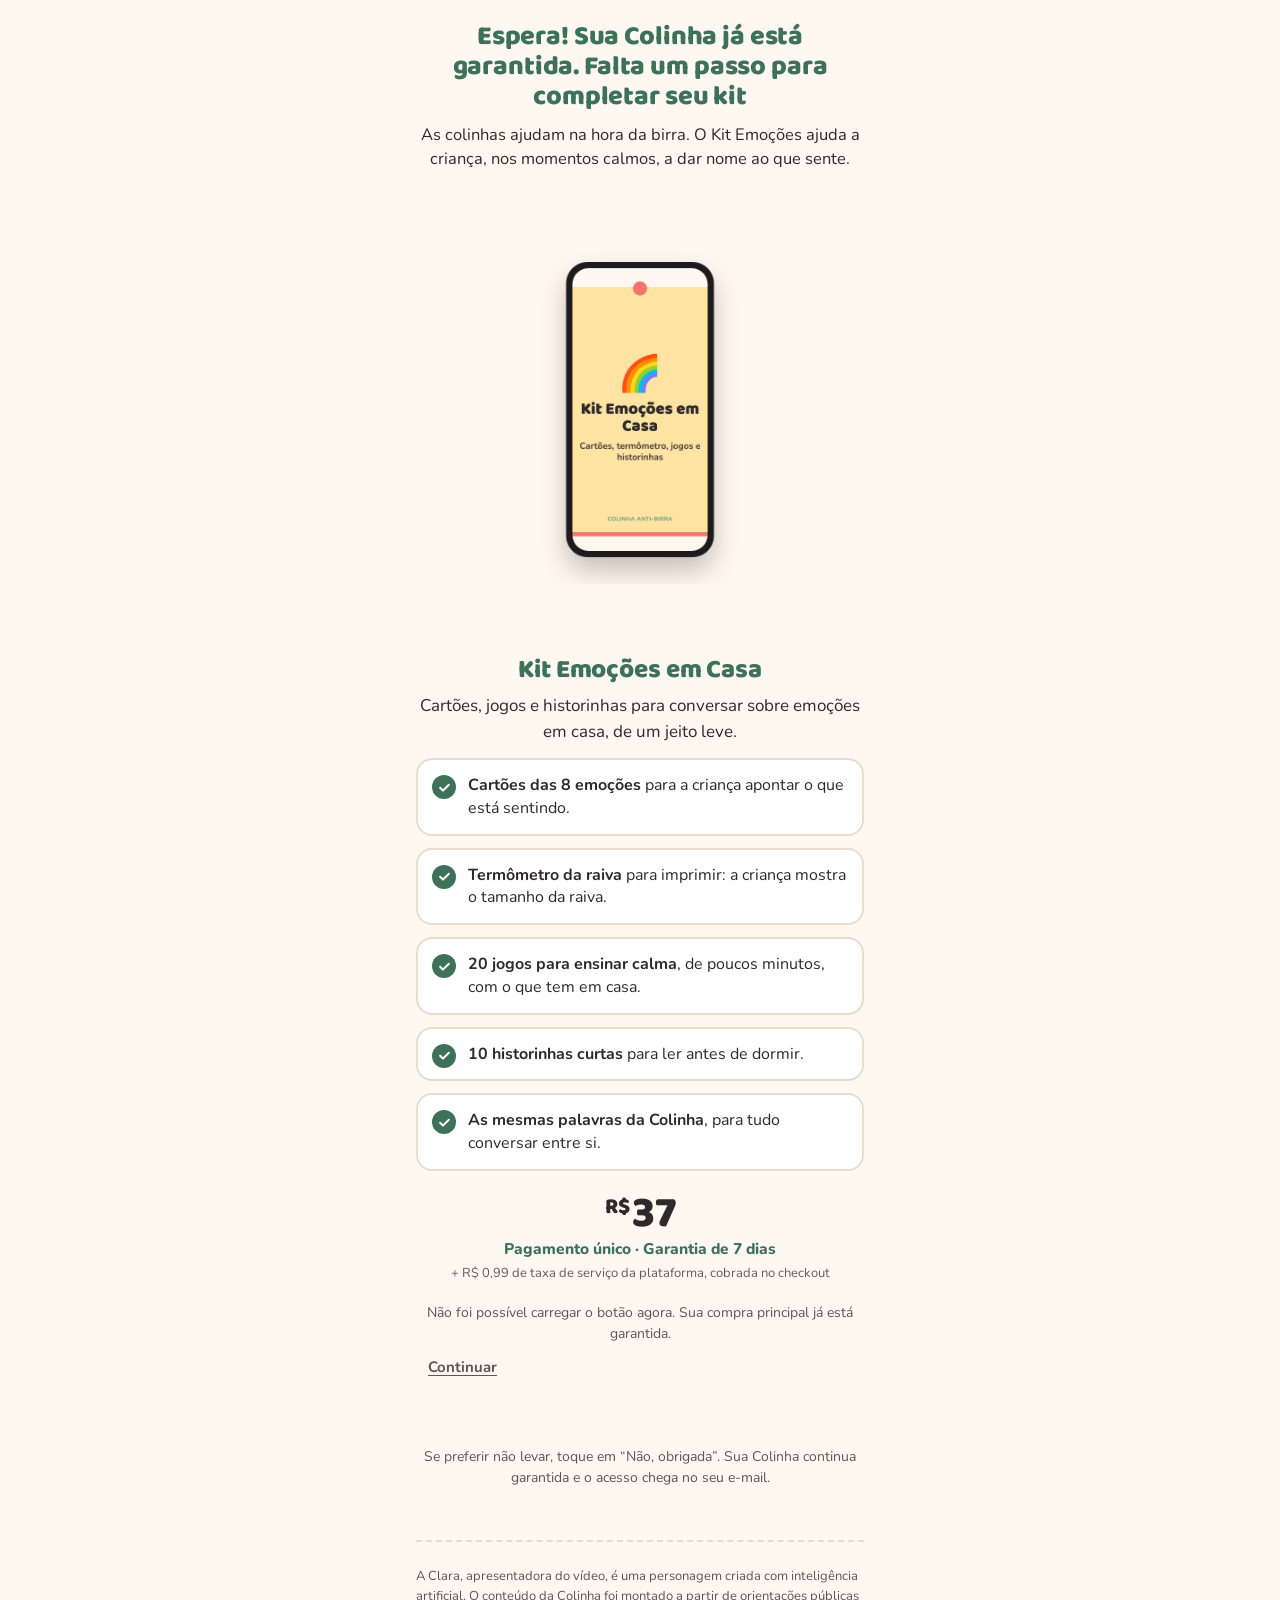
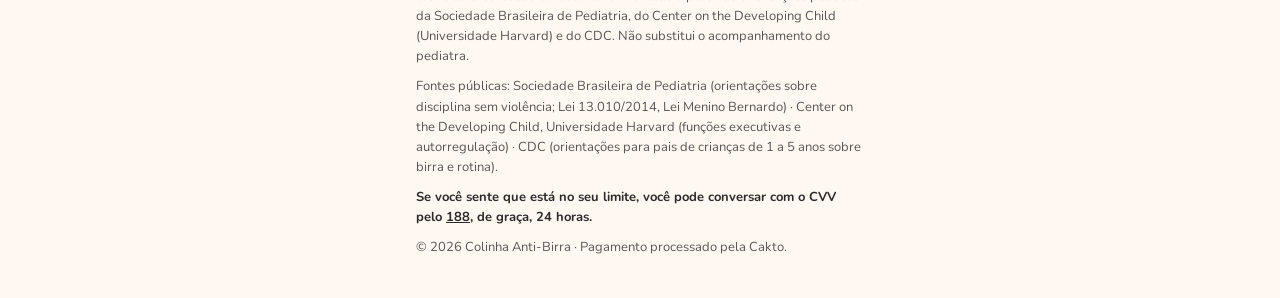
<file: upsell-3.html>
<!doctype html>
<html lang="pt-BR">
<head>
  <meta charset="utf-8">
  <meta name="viewport" content="width=device-width, initial-scale=1, viewport-fit=cover">
  <title>Kit Emoções em Casa · Colinha Anti-Birra</title>
  <meta name="robots" content="noindex, nofollow">
  <meta name="theme-color" content="#FFF8F0">
  <link rel="icon" type="image/png" href="img/icone.png">
  <link rel="apple-touch-icon" href="img/icone.png">
  <link rel="preconnect" href="https://fonts.googleapis.com">
  <link rel="preconnect" href="https://fonts.gstatic.com" crossorigin>
  <link rel="stylesheet" href="https://fonts.googleapis.com/css2?family=Baloo+2:wght@600;700;800&family=Nunito:wght@400;600;700&display=swap">
  <link rel="stylesheet" href="css/estilo.css">
  <style>cakto-upsell-accept:not(:defined), cakto-upsell-reject:not(:defined) { visibility: hidden; }</style>

  <!-- UTMify: UTMs -->
  <script src="https://cdn.utmify.com.br/scripts/utms/latest.js" data-utmify-prevent-xcod-sck data-utmify-prevent-subids async defer></script>

  <script src="config.js" defer></script>
  <script src="js/rastreio.js" defer></script>
  <script src="js/pos-compra.js" defer></script>
</head>
<body data-pagina="upsell-3">
  <main class="pagina">
    <section class="upsell">
      <h1>Espera! Sua Colinha já está garantida. Falta um passo para completar seu kit</h1>
      <p class="lead">As colinhas ajudam na hora da birra. O Kit Emoções ajuda a criança, nos momentos calmos, a dar nome ao que sente.</p>

      <div class="midia midia--quadrada midia--contain" data-ph="img/up3.png">
        <img src="img/up3.png" alt="Kit Emoções em Casa: cartões das emoções, termômetro da raiva, jogos e historinhas" width="1080" height="1080" decoding="async" onerror="this.remove()">
      </div>

      <h2 class="produto-nome">Kit Emoções em Casa</h2>
      <p class="produto-desc">Cartões, jogos e historinhas para conversar sobre emoções em casa, de um jeito leve.</p>

      <ul class="lista-check">
          <li><strong>Cartões das 8 emoções</strong> para a criança apontar o que está sentindo.</li>
          <li><strong>Termômetro da raiva</strong> para imprimir: a criança mostra o tamanho da raiva.</li>
          <li><strong>20 jogos para ensinar calma</strong>, de poucos minutos, com o que tem em casa.</li>
          <li><strong>10 historinhas curtas</strong> para ler antes de dormir.</li>
          <li><strong>As mesmas palavras da Colinha</strong>, para tudo conversar entre si.</li>
      </ul>

      <div class="preco-up">
        <div class="valor"><small>R$</small>37</div>
        <p class="condicao">Pagamento único · Garantia de 7 dias</p>
      </div>

      <!-- Botão de um clique da Cakto: montado pelo js/pos-compra.js com o offer-id "up3" do config.js.
           Aceitar → fim · Recusar → downsell-3.html
           ("fim" = fim do funil: "members_area" da Cakto ou obrigado.html, conforme o AREA_MEMBROS_URL do config.js) -->
      <div class="cakto-area" id="cakto-area"
           data-oferta="up3" data-tipo="upsell"
           data-aceitar="fim" data-recusar="downsell-3.html"
           data-texto-sim="Sim, quero adicionar por R$ 37"></div>

      <p class="nota-up">Se preferir não levar, toque em “Não, obrigada”. Sua Colinha continua garantida e o acesso chega no seu <span class="sem-quebra">e-mail</span>.</p>
    </section>

    <footer class="rodape">
      <p>A Clara, apresentadora do vídeo, é uma personagem criada com inteligência artificial. O conteúdo da Colinha foi montado a partir de orientações públicas da Sociedade Brasileira de Pediatria, do Center on the Developing Child (Universidade Harvard) e do CDC. Não substitui o acompanhamento do pediatra.</p>
      <p>Fontes públicas: Sociedade Brasileira de Pediatria (orientações sobre disciplina sem violência; Lei 13.010/2014, Lei Menino Bernardo) · Center on the Developing Child, Universidade Harvard (funções executivas e autorregulação) · CDC (orientações para pais de crianças de 1 a 5 anos sobre birra e rotina).</p>
      <p class="cvv">Se você sente que está no seu limite, você pode conversar com o CVV pelo <a href="tel:188">188</a>, de graça, 24 horas.</p>
      <p data-suporte-linha>Suporte: <a data-suporte-email href="#">e-mail de suporte</a></p>
      <p>© 2026 Colinha Anti-Birra · Pagamento processado pela Cakto.</p>
    </footer>
  </main>
</body>
</html>
</file>
<file: css/estilo.css>
/* Colinha Anti-Birra · estilos do funil (mobile first, 390 px)
   Cores do briefing. Para texto, usamos tons mais escuros do sálvia e do coral,
   porque os tons originais não têm contraste suficiente sobre o creme. */
:root {
  --creme: #FFF8F0;
  --salvia: #6FA58C;
  --salvia-escuro: #3D7259;   /* títulos: 5,3:1 sobre o creme */
  --salvia-claro: #E3EFE8;
  --coral: #F2766B;           /* destaques e detalhes */
  --coral-botao: #D44F44;     /* fundo dos botões: texto branco a 4,2:1 */
  --coral-sombra: #A93B32;
  --coral-texto: #B9443A;     /* coral para texto pequeno */
  --grafite: #2E2A2B;
  --texto-suave: #5C5557;     /* 6,9:1 sobre o creme */
  --manteiga: #FFE3A3;
  --manteiga-claro: #FFF0CC;
  --branco: #FFFFFF;
  --borda: #E8DCCF;
  --raio: 18px;
  --sombra: 0 1px 0 rgba(46, 42, 43, .05), 0 8px 24px rgba(46, 42, 43, .07);
  --titulo: 'Baloo 2', ui-rounded, system-ui, -apple-system, 'Segoe UI', Roboto, sans-serif;
  --texto: 'Nunito', system-ui, -apple-system, 'Segoe UI', Roboto, sans-serif;
}

*, *::before, *::after { box-sizing: border-box; }
html { -webkit-text-size-adjust: 100%; }
body {
  margin: 0;
  background: var(--creme);
  color: var(--grafite);
  font-family: var(--texto);
  font-size: 17px;
  line-height: 1.5;
  -webkit-font-smoothing: antialiased;
}
img, video { display: block; max-width: 100%; }
[hidden] { display: none !important; }
a { color: var(--salvia-escuro); }
button { font: inherit; }
:focus-visible { outline: 3px solid var(--grafite); outline-offset: 3px; border-radius: 6px; }

h1, h2, h3 {
  font-family: var(--titulo);
  color: var(--salvia-escuro);
  line-height: 1.12;
  margin: 0;
  letter-spacing: -.005em;
}
h1 { font-weight: 800; font-size: 28px; }
h2 { font-weight: 800; font-size: 25px; }
h3 { font-weight: 700; font-size: 20px; }
p { margin: 0; }

.pagina { max-width: 480px; margin: 0 auto; padding: 0 16px; }

.marca-texto {
  background: linear-gradient(180deg, transparent 52%, var(--manteiga) 52%);
  color: var(--grafite);
  padding: 0 2px;
  -webkit-box-decoration-break: clone;
  box-decoration-break: clone;
}
.sem-quebra { white-space: nowrap; }
.so-leitor {
  position: absolute; width: 1px; height: 1px; overflow: hidden;
  clip: rect(0 0 0 0); white-space: nowrap;
}

/* ---------- Selo ---------- */
.selo {
  display: inline-flex; align-items: center; gap: 6px;
  background: var(--salvia-claro);
  color: var(--salvia-escuro);
  font-weight: 800; font-size: 14px;
  padding: 5px 12px;
  border-radius: 999px;
  border: 1.5px solid rgba(61, 114, 89, .18);
}

/* ---------- Botões ---------- */
.btn {
  display: flex; align-items: center; justify-content: center;
  width: 100%;
  min-height: 56px;
  padding: 12px 18px;
  border: 0;
  border-radius: 16px;
  background: var(--coral-botao);
  color: var(--branco);
  font-family: var(--titulo);
  font-weight: 800;
  font-size: 19px;
  line-height: 1.15;
  letter-spacing: .02em;
  text-align: center;
  text-decoration: none;
  cursor: pointer;
  box-shadow: 0 4px 0 var(--coral-sombra);
  transition: transform .08s ease, box-shadow .08s ease, filter .15s ease;
  -webkit-tap-highlight-color: transparent;
}
.btn:hover { filter: brightness(.96); }
.btn:active { transform: translateY(3px); box-shadow: 0 1px 0 var(--coral-sombra); }
.btn[disabled] {
  background: #CFC6BC; color: #4A4446; box-shadow: none; cursor: not-allowed; filter: none;
}
.btn--pulso { animation: pulso 2.4s ease-in-out infinite; }
@keyframes pulso {
  0%, 100% { transform: scale(1); }
  50% { transform: scale(1.025); }
}

.link-discreto {
  display: inline-flex; align-items: center; justify-content: center;
  min-height: 48px; padding: 8px 12px;
  background: none; border: 0;
  color: var(--texto-suave);
  font-size: 15px; font-weight: 700;
  text-decoration: underline; text-underline-offset: 3px;
  cursor: pointer;
}

/* ---------- Mídia com placeholder (some quando a imagem carrega) ---------- */
.midia {
  position: relative;
  overflow: hidden;
  border-radius: 22px;
  background: linear-gradient(155deg, #DCEBE2 0%, #F6EBDD 55%, #FFE9C2 100%);
}
.midia::after {
  content: attr(data-ph);
  position: absolute; left: 0; right: 0; bottom: 12px;
  text-align: center;
  font-size: 12px; font-weight: 700;
  color: rgba(46, 42, 43, .45);
}
.midia > img, .midia > video {
  position: absolute; inset: 0;
  width: 100%; height: 100%;
  object-fit: cover;
  z-index: 1;
}
.midia--contain > img { object-fit: contain; }
.midia--quadrada { aspect-ratio: 1 / 1; background-color: transparent; }

/* ---------- Etapa 1: capa (precisa caber inteira em 390×844) ---------- */
.capa {
  display: flex;
  flex-direction: column;
  justify-content: center;
  min-height: 100vh;
  min-height: 100svh;
  padding: 14px 0 14px;
}
.capa .selo { align-self: flex-start; }
.capa h1 { margin-top: 10px; font-size: 27px; }
.capa .subtitulo { margin-top: 8px; font-size: 16px; line-height: 1.42; }
.capa .subtitulo strong { color: var(--salvia-escuro); }
.capa-midia {
  flex: 1 1 0;
  min-height: 150px;
  max-height: 470px;
  margin: 14px 0;
}
.capa-midia > img { object-position: 40% 22%; }
.capa .nota {
  margin-top: 10px;
  font-size: 13.5px; line-height: 1.4;
  color: var(--texto-suave);
  text-align: center;
}

/* ---------- Quiz ---------- */
.quiz { min-height: 100vh; min-height: 100svh; display: flex; flex-direction: column; }
.quiz-topo {
  position: sticky; top: 0; z-index: 5;
  display: flex; align-items: center; gap: 12px;
  padding: 10px 0;
  background: var(--creme);
}
.voltar {
  flex: 0 0 auto;
  display: inline-flex; align-items: center; justify-content: center;
  width: 48px; height: 48px;
  border-radius: 50%;
  border: 2px solid var(--borda);
  background: var(--branco);
  color: var(--grafite);
  cursor: pointer;
}
.voltar svg { width: 22px; height: 22px; }
.voltar[aria-hidden="true"] { visibility: hidden; }
.progresso {
  flex: 1 1 auto;
  height: 10px;
  border-radius: 999px;
  background: #EFE4D6;
  overflow: hidden;
}
.progresso > span {
  display: block; height: 100%; width: 0;
  border-radius: inherit;
  background: var(--salvia);
  transition: width .35s ease;
}
.quiz-conteudo { flex: 1 1 auto; display: flex; flex-direction: column; padding: 8px 0 24px; }
.q-titulo { font-size: 25px; margin-top: 6px; }
.q-titulo:focus { outline: none; }
.q-dica { margin-top: 6px; color: var(--texto-suave); font-size: 15px; font-weight: 600; }

.opcoes { display: grid; gap: 10px; margin-top: 18px; }
.opcao {
  display: flex; align-items: center; justify-content: space-between; gap: 12px;
  width: 100%;
  min-height: 56px;
  padding: 12px 16px;
  text-align: left;
  background: var(--branco);
  color: var(--grafite);
  border: 2px solid var(--borda);
  border-radius: 16px;
  font-size: 17px; font-weight: 700; line-height: 1.3;
  cursor: pointer;
  transition: border-color .12s ease, background .12s ease, transform .08s ease;
  -webkit-tap-highlight-color: transparent;
}
.opcao:active { transform: scale(.985); }
.opcao .marca {
  flex: 0 0 auto;
  width: 24px; height: 24px;
  border-radius: 50%;
  border: 2px solid #CDBFB0;
  display: inline-flex; align-items: center; justify-content: center;
  color: var(--branco);
}
.opcao--check .marca { border-radius: 7px; }
.opcao .marca svg { width: 15px; height: 15px; opacity: 0; }
.opcao.selecionada { border-color: var(--salvia-escuro); background: var(--salvia-claro); }
.opcao.selecionada .marca { background: var(--salvia-escuro); border-color: var(--salvia-escuro); }
.opcao.selecionada .marca svg { opacity: 1; }

.rodape-fixo {
  position: sticky; bottom: 0;
  margin-top: auto;
  padding: 16px 0 calc(12px + env(safe-area-inset-bottom));
  background: linear-gradient(180deg, rgba(255, 248, 240, 0) 0, var(--creme) 18px);
}

/* Reforços */
.reforco { display: flex; flex-direction: column; gap: 16px; margin-top: 8px; }
.reforco-icone {
  width: 64px; height: 64px; border-radius: 50%;
  display: flex; align-items: center; justify-content: center;
  background: var(--salvia-claro); font-size: 32px;
}
.reforco p { font-size: 18px; }
.fonte { font-size: 14px !important; color: var(--texto-suave); font-weight: 600; }

.postit {
  position: relative;
  background: var(--manteiga);
  border-radius: 6px 6px 22px 6px;
  padding: 26px 20px 20px;
  box-shadow: 0 10px 24px rgba(46, 42, 43, .12);
  transform: rotate(-1.4deg);
  margin: 10px 4px;
}
.postit::before {
  content: "";
  position: absolute; top: -11px; left: 50%;
  width: 92px; height: 24px; margin-left: -46px;
  background: rgba(111, 165, 140, .45);
  border-radius: 3px;
  transform: rotate(2deg);
}
.postit-titulo { font-family: var(--titulo); font-weight: 800; font-size: 20px; color: var(--grafite); }
.postit-frase { margin-top: 8px; font-size: 18px; line-height: 1.45; font-weight: 600; }

/* Nome */
.campo {
  width: 100%;
  min-height: 56px;
  margin-top: 18px;
  padding: 12px 16px;
  border: 2px solid var(--borda);
  border-radius: 16px;
  background: var(--branco);
  color: var(--grafite);
  font: 700 19px var(--texto);
}
.campo:focus { outline: none; border-color: var(--salvia-escuro); box-shadow: 0 0 0 4px rgba(61, 114, 89, .18); }
.campo::placeholder { color: #8A8183; font-weight: 600; }
.privacidade { margin-top: 10px; font-size: 14px; color: var(--texto-suave); }
.acoes-nome { display: grid; gap: 4px; margin-top: 20px; justify-items: center; }

/* ---------- Carregamento ---------- */
.carregando {
  min-height: 100vh; min-height: 100svh;
  display: flex; flex-direction: column; justify-content: center; align-items: center;
  gap: 28px; padding: 24px 0;
  text-align: center;
}
.anel {
  width: 72px; height: 72px; border-radius: 50%;
  border: 7px solid var(--salvia-claro);
  border-top-color: var(--salvia);
  animation: girar 1s linear infinite;
}
@keyframes girar { to { transform: rotate(360deg); } }
.passos-carregando { list-style: none; margin: 0; padding: 0; display: grid; gap: 14px; text-align: left; width: 100%; max-width: 340px; }
.passos-carregando li {
  display: flex; align-items: center; gap: 12px;
  font-size: 17px; font-weight: 700;
  color: #9A9092;
  transition: color .3s ease;
}
.passos-carregando li.ativo, .passos-carregando li.feito { color: var(--grafite); }
.passos-carregando .ck {
  flex: 0 0 auto;
  width: 28px; height: 28px; border-radius: 50%;
  border: 2px solid #D9CDBF;
  display: inline-flex; align-items: center; justify-content: center;
  color: var(--branco);
  transition: background .3s ease, border-color .3s ease;
}
.passos-carregando .ck svg { width: 16px; height: 16px; opacity: 0; transition: opacity .3s ease; }
.passos-carregando li.ativo .ck { border-color: var(--salvia); box-shadow: 0 0 0 4px var(--salvia-claro); }
.passos-carregando li.feito .ck { background: var(--salvia-escuro); border-color: var(--salvia-escuro); }
.passos-carregando li.feito .ck svg { opacity: 1; }

/* ---------- Resultado ---------- */
.resultado { padding: 20px 0 8px; }
.resultado h1 { font-size: 27px; }
.resultado h1:focus { outline: none; }
.mapa {
  margin-top: 16px;
  background: var(--branco);
  border: 2px solid var(--borda);
  border-radius: var(--raio);
  padding: 16px;
  box-shadow: var(--sombra);
}
.mapa h2 { font-size: 19px; color: var(--grafite); }
.mapa ul { list-style: none; margin: 10px 0 0; padding: 0; display: grid; gap: 10px; }
.mapa li { display: flex; gap: 10px; font-size: 15.5px; line-height: 1.42; }
.mapa li .ic { flex: 0 0 auto; width: 24px; text-align: center; font-size: 18px; line-height: 1.3; }
.mapa strong { color: var(--grafite); }
.aviso-idade {
  margin-top: 12px; padding: 10px 12px;
  background: var(--manteiga-claro); border-radius: 12px;
  font-size: 14.5px;
}

.vsl-intro { margin: 22px 0 10px; text-align: center; font-weight: 700; font-size: 16px; }
.vsl {
  width: 100%;
  max-width: 300px;
  margin: 0 auto;
  aspect-ratio: 9 / 16;
  box-shadow: 0 12px 30px rgba(46, 42, 43, .18);
}
.vsl > video { background: transparent; }
.vsl-som {
  position: absolute; inset: 0; z-index: 3;
  display: flex; align-items: center; justify-content: center;
  padding: 0; border: 0;
  background: rgba(46, 42, 43, .30);
  cursor: pointer;
  -webkit-tap-highlight-color: transparent;
}
.vsl-som span {
  display: inline-flex; align-items: center; gap: 8px;
  min-height: 56px;
  padding: 12px 20px;
  border-radius: 999px;
  background: var(--coral-botao);
  color: var(--branco);
  font-family: var(--titulo); font-weight: 800; font-size: 20px;
  box-shadow: 0 6px 18px rgba(0, 0, 0, .25);
  animation: pulso 1.8s ease-in-out infinite;
}
.vsl-toque {
  position: absolute; inset: 0 0 8px; z-index: 2;
  display: flex; align-items: center; justify-content: center;
  background: transparent; border: 0; padding: 0;
  cursor: pointer;
  -webkit-tap-highlight-color: transparent;
}
.vsl-toque .icone-play {
  width: 76px; height: 76px; border-radius: 50%;
  display: flex; align-items: center; justify-content: center;
  background: rgba(46, 42, 43, .55); color: var(--branco);
  opacity: 0; transition: opacity .2s ease;
}
.vsl-toque.pausado .icone-play { opacity: 1; }
.vsl-toque .icone-play svg { width: 34px; height: 34px; margin-left: 4px; }
.vsl-barra {
  position: absolute; left: 0; right: 0; bottom: 0; z-index: 4;
  height: 6px;
  background: rgba(255, 255, 255, .35);
  pointer-events: none;
}
.vsl-barra > span { display: block; height: 100%; width: 0; background: var(--coral); }
.vsl-aviso {
  position: absolute; left: 12px; right: 12px; bottom: 18px; z-index: 4;
  padding: 10px 12px; border-radius: 12px;
  background: rgba(255, 255, 255, .92);
  font-size: 14px; font-weight: 700; text-align: center;
}
.ler-oferta { text-align: center; margin-top: 6px; }

/* ---------- Oferta ---------- */
.oferta-abre { animation: surgir .45s ease both; }
@keyframes surgir { from { opacity: 0; transform: translateY(10px); } to { opacity: 1; transform: none; } }

.caixa-preco {
  margin-top: 18px;
  background: var(--branco);
  border: 2px solid var(--borda);
  border-radius: var(--raio);
  padding: 18px 16px;
  text-align: center;
  box-shadow: var(--sombra);
}
.caixa-preco .valor {
  font-family: var(--titulo); font-weight: 800;
  font-size: 46px; line-height: 1;
  color: var(--grafite);
}
.caixa-preco .valor small { font-size: 22px; vertical-align: 14px; margin-right: 2px; }
.caixa-preco .condicao { margin-top: 6px; font-weight: 800; color: var(--salvia-escuro); }
.caixa-preco .btn { margin-top: 14px; }
.caixa-preco .miudo { margin-top: 10px; font-size: 14px; color: var(--texto-suave); }

.secao { margin-top: 34px; }
.secao > h2 { font-size: 24px; }
.secao > p { margin-top: 10px; }

.oferta-mockup { margin-top: 26px; }
.oferta-titulo { margin-top: 16px; text-align: center; }
.oferta-sub { margin-top: 8px; text-align: center; color: var(--grafite); }

.lista-check { list-style: none; margin: 14px 0 0; padding: 0; display: grid; gap: 12px; }
.lista-check li {
  position: relative;
  padding: 14px 14px 14px 50px;
  background: var(--branco);
  border: 2px solid var(--borda);
  border-radius: 16px;
  font-size: 16px; line-height: 1.42;
}
.lista-check li::before {
  content: "";
  position: absolute; left: 14px; top: 15px;
  width: 24px; height: 24px; border-radius: 50%;
  background: var(--salvia-escuro) url("data:image/svg+xml,%3Csvg xmlns='http://www.w3.org/2000/svg' viewBox='0 0 24 24' fill='none' stroke='%23fff' stroke-width='3.2' stroke-linecap='round' stroke-linejoin='round'%3E%3Cpath d='M5 12.5l4.5 4.5L19 7.5'/%3E%3C/svg%3E") center / 15px no-repeat;
}
.lista-check strong { color: var(--grafite); }

.chips { display: flex; flex-wrap: wrap; gap: 8px; margin-top: 14px; }
.chip {
  padding: 6px 12px; border-radius: 999px;
  background: var(--branco); border: 1.5px solid var(--borda);
  font-size: 14.5px; font-weight: 700;
}
.chip.sua { background: var(--manteiga); border-color: #E9C877; }
.chips-legenda { margin-top: 8px; font-size: 14px; color: var(--texto-suave); }

.passos3 { display: grid; gap: 12px; margin-top: 14px; counter-reset: passo; }
.passo3 {
  position: relative;
  padding: 16px 16px 16px 66px;
  background: var(--manteiga-claro);
  border-radius: 16px;
}
.passo3::before {
  counter-increment: passo;
  content: counter(passo);
  position: absolute; left: 14px; top: 14px;
  width: 38px; height: 38px; border-radius: 50%;
  display: flex; align-items: center; justify-content: center;
  background: var(--salvia-escuro); color: var(--branco);
  font-family: var(--titulo); font-weight: 800; font-size: 20px;
}
.passo3 h3 { font-size: 19px; color: var(--grafite); }
.passo3 p { margin-top: 4px; font-size: 15.5px; }

.dupla { display: grid; gap: 12px; margin-top: 14px; }
.cartao {
  padding: 16px;
  border-radius: 16px;
  background: var(--branco);
  border: 2px solid var(--borda);
}
.cartao h3 { font-size: 19px; }
.cartao p { margin-top: 6px; font-size: 15.5px; }
.cartao--sim { border-color: #B9D6C6; background: #F3F9F5; }
.cartao--nao { border-color: #F0C9C3; background: #FFF4F1; }
.cartao--nao h3 { color: var(--coral-texto); }

.garantia {
  display: flex; gap: 14px; align-items: flex-start;
  margin-top: 16px; padding: 16px;
  border-radius: 16px;
  background: var(--salvia-claro);
}
.garantia .selo-7 {
  flex: 0 0 auto;
  width: 62px; height: 62px; border-radius: 50%;
  display: flex; flex-direction: column; align-items: center; justify-content: center;
  background: var(--salvia-escuro); color: var(--branco);
  font-family: var(--titulo); font-weight: 800; line-height: 1;
}
.garantia .selo-7 b { font-size: 26px; }
.garantia .selo-7 span { font-size: 11px; letter-spacing: .04em; }
.garantia p { font-size: 15.5px; }

.faq { margin-top: 14px; display: grid; gap: 10px; }
.faq details {
  background: var(--branco);
  border: 2px solid var(--borda);
  border-radius: 16px;
  overflow: hidden;
}
.faq summary {
  list-style: none;
  display: flex; align-items: center; justify-content: space-between; gap: 12px;
  min-height: 56px;
  padding: 12px 16px;
  font-weight: 800; font-size: 16.5px;
  cursor: pointer;
}
.faq summary::-webkit-details-marker { display: none; }
.faq summary::after {
  content: "+";
  flex: 0 0 auto;
  font-family: var(--titulo); font-size: 26px; line-height: 1;
  color: var(--salvia-escuro);
}
.faq details[open] summary::after { content: "–"; }
.faq details p { padding: 0 16px 16px; font-size: 15.5px; }

/* ---------- Upsell / downsell / obrigado ---------- */
.topo-ok {
  display: flex; align-items: center; justify-content: center; gap: 8px;
  padding: 10px 16px;
  background: var(--salvia-escuro); color: var(--branco);
  font-weight: 800; font-size: 15px; text-align: center;
}
.upsell { padding: 22px 0 8px; }
.upsell h1 { font-size: 27px; text-align: center; }
.upsell .lead { margin-top: 10px; text-align: center; font-size: 16.5px; }
.upsell .midia { margin-top: 18px; }
.produto-nome { margin-top: 18px; text-align: center; font-size: 26px; }
.produto-desc { margin-top: 8px; text-align: center; }
.preco-up {
  margin-top: 20px; text-align: center;
}
.preco-up .de { color: var(--texto-suave); font-weight: 700; font-size: 16px; }
.preco-up .de s { text-decoration-thickness: 2px; }
.preco-up .valor { font-family: var(--titulo); font-weight: 800; font-size: 44px; line-height: 1.05; color: var(--grafite); }
.preco-up .valor small { font-size: 22px; vertical-align: 13px; margin-right: 2px; }
.preco-up .condicao { font-weight: 800; color: var(--salvia-escuro); font-size: 15.5px; }

.cakto-area { margin-top: 18px; min-height: 130px; }
.cakto-area cakto-upsell-buttons { display: block; font-family: var(--titulo); font-size: 19px; }
/* Os botões da Cakto ficam num shadow DOM, mas expõem part="button": dá para padronizar por fora */
.cakto-area cakto-upsell-accept, .cakto-area cakto-upsell-reject { display: block; text-align: center; }
cakto-upsell-accept::part(button) {
  display: block;
  width: 100%;
  min-height: 56px;
  padding: 12px 18px;
  border: 0;
  border-radius: 16px;
  background: var(--coral-botao);
  color: var(--branco);
  font-family: var(--titulo);
  font-weight: 800;
  font-size: 19px;
  line-height: 1.15;
  letter-spacing: .02em;
  box-shadow: 0 4px 0 var(--coral-sombra);
  cursor: pointer;
}
cakto-upsell-accept::part(button):active { transform: translateY(3px); box-shadow: 0 1px 0 var(--coral-sombra); }
cakto-upsell-reject::part(button) {
  display: block;
  width: 100%;
  min-height: 48px;
  margin-top: 10px;
  padding: 8px 12px;
  border: 0;
  background: transparent;
  color: var(--texto-suave);
  font-family: var(--texto);
  font-weight: 700;
  font-size: 15px;
  text-decoration: underline;
  text-underline-offset: 3px;
  cursor: pointer;
}
.nota-up { margin-top: 14px; font-size: 14px; color: var(--texto-suave); text-align: center; }

.obrigado { padding: 28px 0 8px; text-align: center; }
.obrigado .icone-ok {
  width: 76px; height: 76px; margin: 0 auto 14px; border-radius: 50%;
  display: flex; align-items: center; justify-content: center;
  background: var(--salvia-escuro); color: var(--branco);
}
.obrigado .icone-ok svg { width: 40px; height: 40px; }
.obrigado .lead { margin-top: 12px; font-size: 18px; }
.passos-obrigado { list-style: none; margin: 22px 0 0; padding: 0; display: grid; gap: 12px; text-align: left; }
.passos-obrigado li {
  display: flex; gap: 12px; align-items: flex-start;
  padding: 14px; border-radius: 16px;
  background: var(--branco); border: 2px solid var(--borda);
  font-size: 16px;
}
.passos-obrigado .n {
  flex: 0 0 auto;
  width: 32px; height: 32px; border-radius: 50%;
  display: flex; align-items: center; justify-content: center;
  background: var(--manteiga); font-family: var(--titulo); font-weight: 800;
}
.obrigado .btn { margin-top: 22px; }

/* ---------- Rodapé ---------- */
.rodape {
  margin-top: 44px;
  padding: 24px 0 40px;
  border-top: 2px dashed var(--borda);
  font-size: 13px;
  line-height: 1.55;
  color: var(--texto-suave);
}
.rodape p + p { margin-top: 10px; }
.rodape a { color: var(--grafite); font-weight: 700; }
.rodape .cvv { color: var(--grafite); font-weight: 700; }

@media (min-width: 560px) {
  .capa h1 { font-size: 32px; }
}

@media (prefers-reduced-motion: reduce) {
  *, *::before, *::after { animation: none !important; transition: none !important; scroll-behavior: auto !important; }
}

/* Logo do produto (22/11): no título da oferta e no topo da página de obrigado */
.oferta-logo img { display: block; width: 210px; max-width: 62%; height: auto; margin: 0 auto; }
.obrigado .obrigado-logo { display: block; width: 150px; max-width: 46%; height: auto; margin: 0 auto 18px; }

/* Imagem carregada: some o fundo e o nome do arquivo do placeholder (igual ao Prato Ponte; o onerror remove o <img> e o placeholder volta) */
.midia--contain:has(> img) { background: none; }
.midia:has(> img)::after { content: none; }

/* Logo no topo do quiz (capa, perguntas, carregamento e resultado). As telas descontam a altura dela para a capa continuar cabendo em 390×844 */
.topo-marca { display: flex; justify-content: center; padding: 12px 0 2px; position: relative; z-index: 1; }
.topo-marca img { display: block; height: 40px; width: auto; }
.topo-marca ~ .capa, .topo-marca ~ .quiz, .topo-marca ~ .carregando { min-height: calc(100vh - 54px); min-height: calc(100svh - 54px); }
</file>
